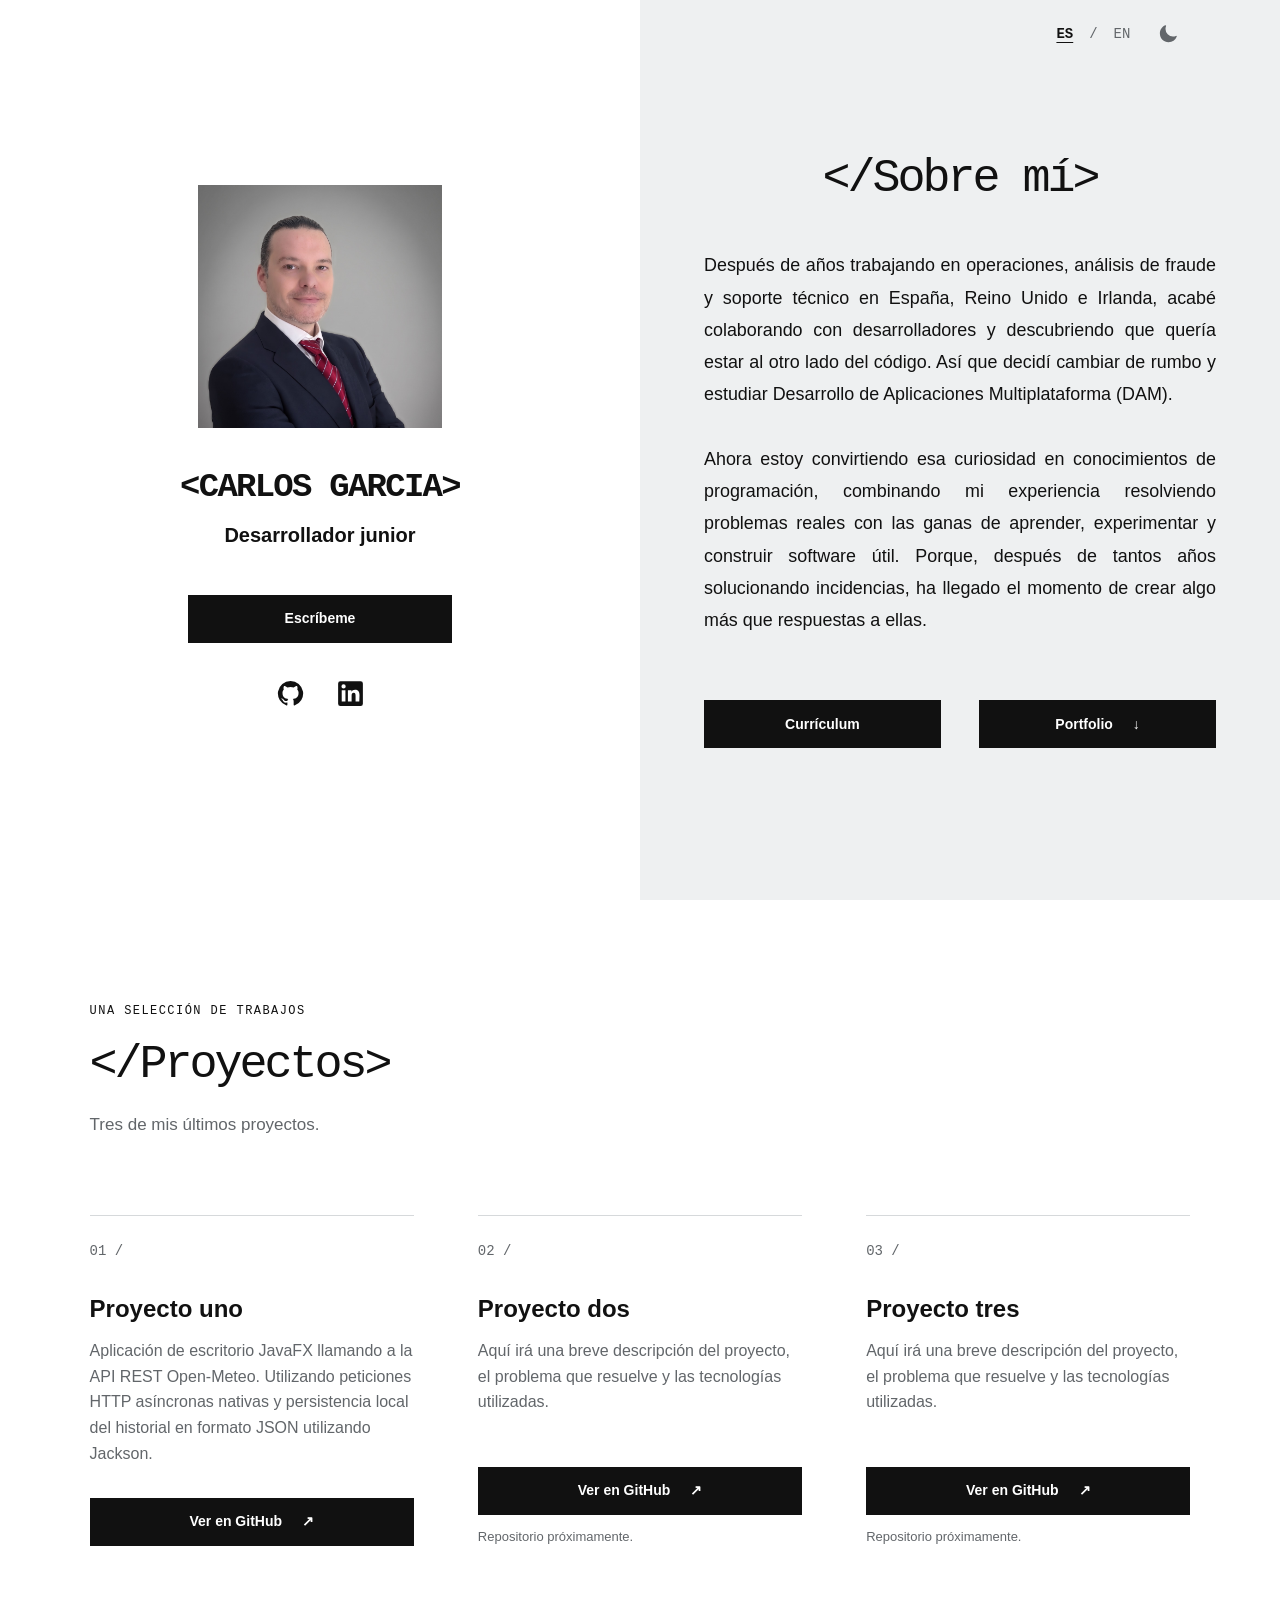
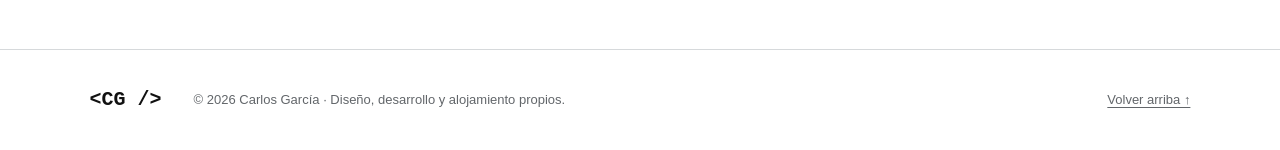
<file: index.html>
<!doctype html>
<html lang="es" data-lang="es">
  <head>
    <meta charset="utf-8">
    <meta name="viewport" content="width=device-width, initial-scale=1">
    <meta name="description" content="Portfolio personal de Carlos Garcia. Una primera selección de proyectos y un currículum online." data-i18n-content="homeDescription">
    <title data-i18n="homeTitle">Carlos Garcia | Portfolio</title>
    <link rel="stylesheet" href="css/styles.css">
    <script src="js/language.js" defer></script>
    <script src="js/language-controls.js" defer></script>
  </head>
  <body>
    <a class="skip-link" href="#main-content" data-i18n="skipContent">Saltar al contenido</a>
    <div class="language-bar" hidden>
      <div class="language-control" role="group" aria-label="Idioma" data-i18n-aria-label="languageLabel">
        <button class="language-link" type="button" data-language="es" aria-label="Español" data-i18n-aria-label="spanish" aria-pressed="true">ES</button>
        <span class="language-divider" aria-hidden="true">/</span>
        <button class="language-link" type="button" data-language="en" aria-label="Inglés" data-i18n-aria-label="english" aria-pressed="false">EN</button>
        <select id="language-select" name="language" hidden aria-label="Idioma" data-i18n-aria-label="languageLabel">
          <option value="es" data-i18n="spanish" selected>Español</option>
          <option value="en" data-i18n="english">Inglés</option>
        </select>
        <!-- Botón de Tema (Sol / Luna - Matrix) -->
        <button class="theme-toggle" type="button" aria-label="Cambiar tema" data-i18n-aria-label="themeToggle" id="theme-toggle">
          <svg class="sun-icon" viewBox="0 0 24 24" aria-hidden="true"><path d="M12 2.25a.75.75 0 01.75.75v2.25a.75.75 0 01-1.5 0V3a.75.75 0 01.75-.75zM7.5 12a4.5 4.5 0 119 0 4.5 4.5 0 01-9 0zM18.894 6.166a.75.75 0 00-1.06-1.06l-1.591 1.59a.75.75 0 101.06 1.061l1.591-1.59zM21.75 12a.75.75 0 01-.75.75h-2.25a.75.75 0 010-1.5H21a.75.75 0 01.75.75zM17.834 18.894a.75.75 0 001.06-1.06l-1.59-1.591a.75.75 0 10-1.061 1.06l1.59 1.591zM12 18.75a.75.75 0 01.75.75V21.75a.75.75 0 01-1.5 0V19.5a.75.75 0 01.75-.75zM6.166 18.894a.75.75 0 01-1.06 1.06l-1.591-1.59a.75.75 0 111.06-1.061l1.591 1.59zM4.5 12a.75.75 0 01-.75.75H1.5a.75.75 0 010-1.5h2.25a.75.75 0 01.75.75zM6.166 5.106a.75.75 0 011.06 1.06L5.634 7.758a.75.75 0 11-1.06-1.061l1.592-1.59z"/></svg>
          <svg class="moon-icon" viewBox="0 0 24 24" aria-hidden="true"><path d="M9.528 1.718a.75.75 0 01.162.819A8.97 8.97 0 009 6a9 9 0 009 9 8.97 8.97 0 003.463-.69.75.75 0 01.981.98 10.503 10.503 0 01-9.694 6.46c-5.799 0-10.5-4.701-10.5-10.5 0-4.368 2.667-8.112 6.46-9.694a.75.75 0 01.818.162z"/></svg>
        </button>
      </div>
    </div>
    <main id="main-content">
      <section class="hero" aria-label="Presentación" data-i18n-aria-label="introduction">
        <div class="identity-panel">
          <img class="avatar" src="images/carlos.jpg" alt="Fotografía de Carlos García" data-i18n-alt="avatarAlt" width="264" height="264">
          <h1 class="identity-name">&lt;CARLOS GARCIA&gt;</h1>
          <p class="identity-role" data-i18n="role">Desarrollador junior</p>
          <div class="contact-actions">
            <a class="button" href="mailto:garciasanchezinfante@gmail.com" data-i18n="email">Escríbeme</a>
            <div class="social-links" aria-label="Perfiles sociales" data-i18n-aria-label="socialProfiles">
              <a class="social-link" href="https://github.com/carlosgsi-dev" target="_blank" rel="noopener noreferrer" aria-label="GitHub" title="GitHub">
                <svg viewBox="0 0 24 24" aria-hidden="true"><path d="M12 .8a11.2 11.2 0 0 0-3.54 21.83c.56.1.77-.24.77-.54v-2.09c-3.12.68-3.78-1.32-3.78-1.32-.51-1.29-1.24-1.63-1.24-1.63-1.02-.7.08-.69.08-.69 1.13.08 1.73 1.16 1.73 1.16 1 1.72 2.63 1.22 3.27.93.1-.73.39-1.22.71-1.5-2.49-.29-5.11-1.25-5.11-5.54 0-1.22.43-2.22 1.15-3-.12-.28-.5-1.42.11-2.96 0 0 .94-.3 3.08 1.15a10.72 10.72 0 0 1 5.6 0c2.14-1.45 3.08-1.15 3.08-1.15.61 1.54.23 2.68.11 2.97.72.77 1.15 1.77 1.15 2.99 0 4.3-2.62 5.25-5.12 5.53.4.35.76 1.03.76 2.08v3.07c0 .3.2.65.77.54A11.2 11.2 0 0 0 12 .8Z"/></svg>
              </a>
              <a class="social-link" href="https://linkedin.com/in/carlosgsi" target="_blank" rel="noopener noreferrer" aria-label="LinkedIn" title="LinkedIn">
                <svg viewBox="0 0 24 24" aria-hidden="true"><path d="M21 1H3a2 2 0 0 0-2 2v18a2 2 0 0 0 2 2h18a2 2 0 0 0 2-2V3a2 2 0 0 0-2-2ZM7.5 19H4.2V9h3.3ZM5.85 7.6a1.9 1.9 0 1 1 0-3.8 1.9 1.9 0 0 1 0 3.8ZM19.8 19h-3.3v-4.9c0-1.17-.02-2.67-1.63-2.67-1.63 0-1.88 1.27-1.88 2.58V19h-3.3V9h3.17v1.37h.04c.44-.83 1.52-1.71 3.13-1.71 3.35 0 3.97 2.2 3.97 5.07Z"/></svg>
              </a>
            </div>
          </div>
        </div>
      <div class="about-panel">
          <div class="about-content">
            <h2 class="code-heading" data-i18n="aboutHeading">&lt;/Sobre mí&gt;</h2>
            <p class="intro-copy" data-i18n="aboutCopy">Después de años trabajando en operaciones, análisis de fraude y soporte técnico en España, Reino Unido e Irlanda, acabé colaborando con desarrolladores y descubriendo que quería estar al otro lado del código. Así que decidí cambiar de rumbo y estudiar Desarrollo de Aplicaciones Multiplataforma (DAM). Ahora estoy convirtiendo esa curiosidad en conocimientos de programación, combinando mi experiencia resolviendo problemas reales con las ganas de aprender, experimentar y construir software útil. Porque, después de tantos años solucionando incidencias, ha llegado el momento de crear algo más que respuestas a ellas.</p>
            <nav class="hero-actions" aria-label="Explorar el portfolio" data-i18n-aria-label="explorePortfolio">
              <a class="button" href="cv.html" data-i18n="curriculum">Currículum</a>
              <a class="button" href="#projects"><span data-i18n="portfolio">Portfolio</span> <span aria-hidden="true">↓</span></a>
            </nav>
          </div>
        </div>
      </section>

      <section class="projects-section page-container" id="projects" aria-labelledby="projects-heading">
        <header class="section-header">
          <p class="eyebrow" data-i18n="projectsEyebrow">Una selección de trabajos</p>
          <h2 class="code-heading" id="projects-heading" data-i18n="projectsHeading">&lt;/Proyectos&gt;</h2>
          <p data-i18n="projectsIntro">Tres de mis últimos proyectos.</p>
        </header>
        <div class="project-grid">
          <article class="project">
            <span class="project-number" aria-hidden="true">01 /</span>
            <h3 data-i18n="projectOne">Proyecto uno</h3>
            <p data-i18n="project1Description">Aplicación de escritorio JavaFX llamando a la API REST Open-Meteo. Utilizando peticiones HTTP asíncronas nativas y persistencia local del historial en formato JSON utilizando Jackson.</p>
            <a href="https://github.com/carlosgsi-dev/visor-tiempo" class="button" target="_blank" rel="noopener noreferrer">
            <span data-i18n="viewRepository">Ver en GitHub</span> <span aria-hidden="true">↗</span></a>
          </article>
          <article class="project">
            <span class="project-number" aria-hidden="true">02 /</span>
            <h3 data-i18n="projectTwo">Proyecto dos</h3>
            <p data-i18n="project2Description">Aquí irá una breve descripción del proyecto, el problema que resuelve y las tecnologías utilizadas.</p>
            <button class="button" type="button" disabled><span data-i18n="viewRepository">Ver en GitHub</span> <span aria-hidden="true">↗</span></button>
            <small class="pending-note" data-i18n="repositoryPending">Repositorio próximamente.</small>
          </article>
          <article class="project">
            <span class="project-number" aria-hidden="true">03 /</span>
            <h3 data-i18n="projectThree">Proyecto tres</h3>
            <p data-i18n="project3Description">Aquí irá una breve descripción del proyecto, el problema que resuelve y las tecnologías utilizadas.</p>
            <button class="button" type="button" disabled><span data-i18n="viewRepository">Ver en GitHub</span> <span aria-hidden="true">↗</span></button>
            <small class="pending-note" data-i18n="repositoryPending">Repositorio próximamente.</small>
          </article>
        </div>
      </section>
    </main>
    <footer class="site-footer page-container">
      <span class="footer-name">&lt;CG /&gt;</span>
      <span data-i18n="portfolioFooter">© 2026 Carlos García · Diseño, desarrollo y alojamiento propios.</span>
      <a href="#main-content" data-i18n="backToTop">Volver arriba ↑</a>
    </footer>
  </body>
</html>
</file>
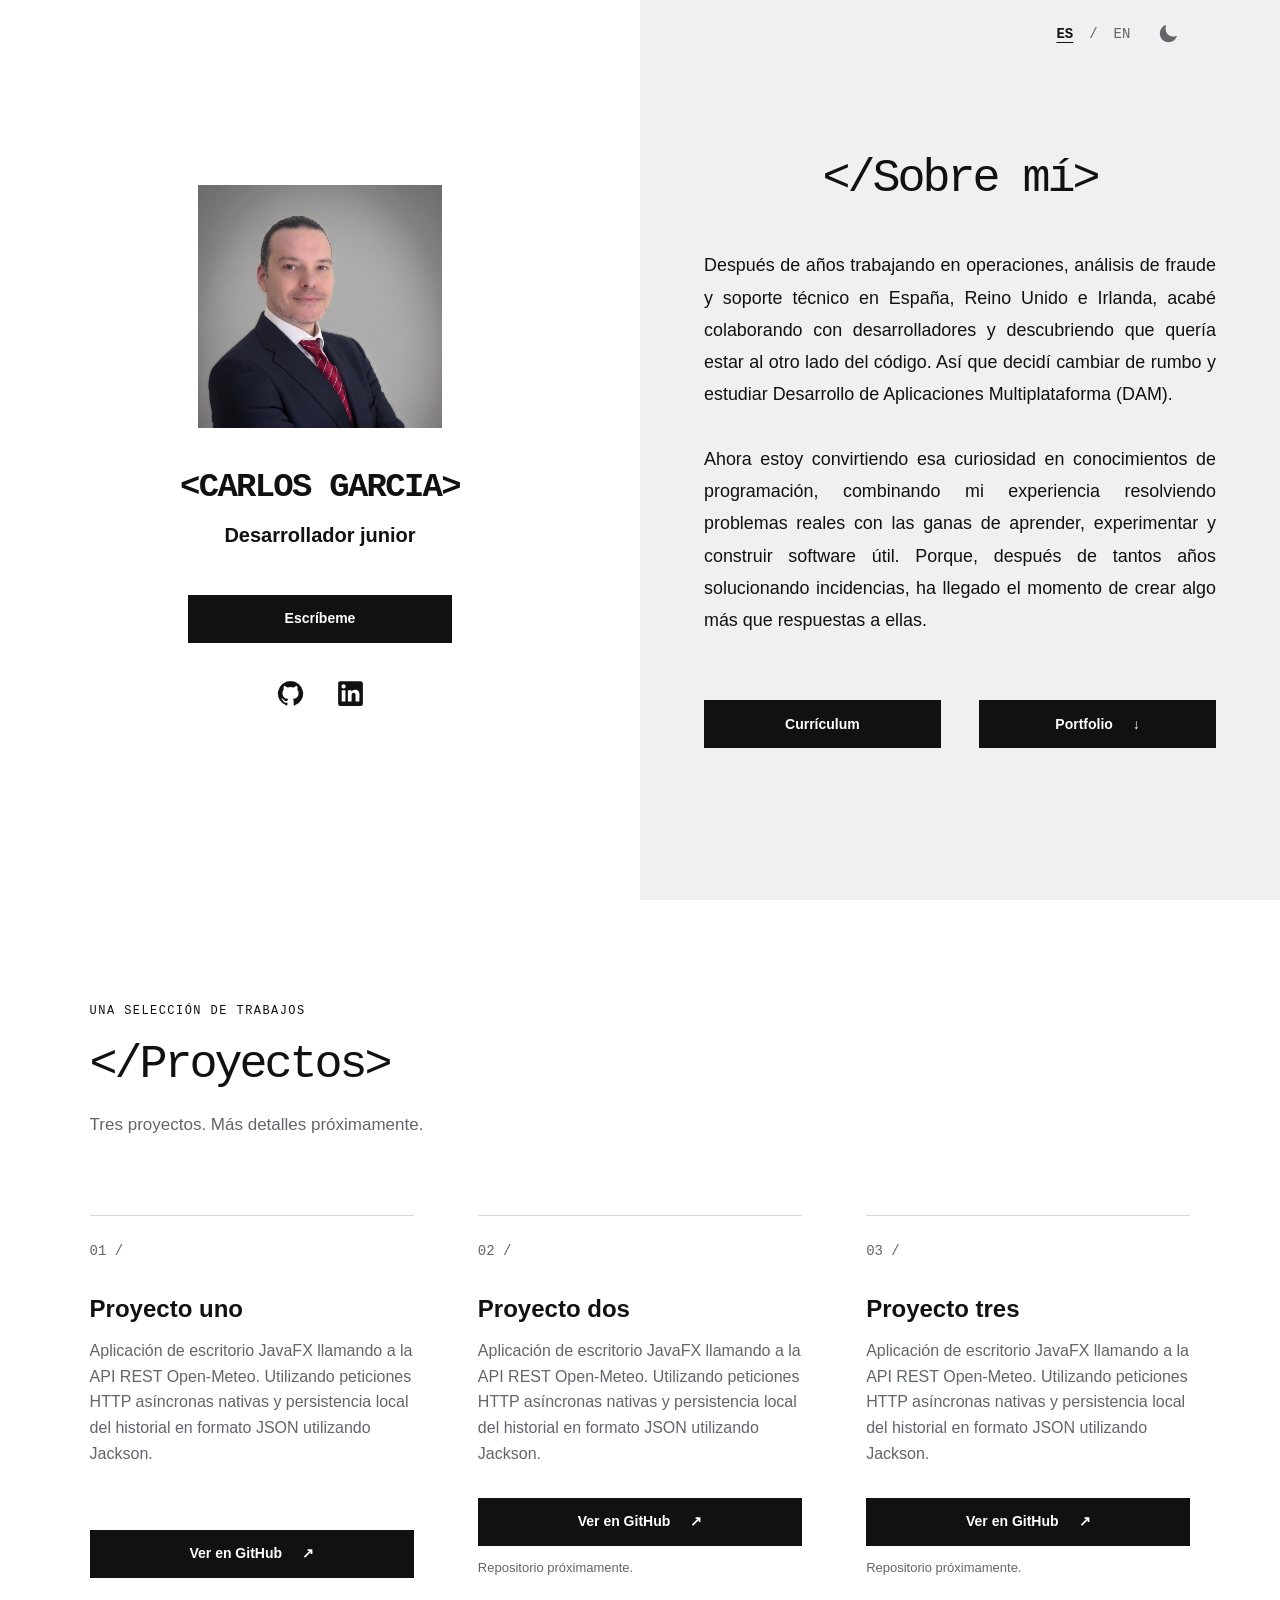
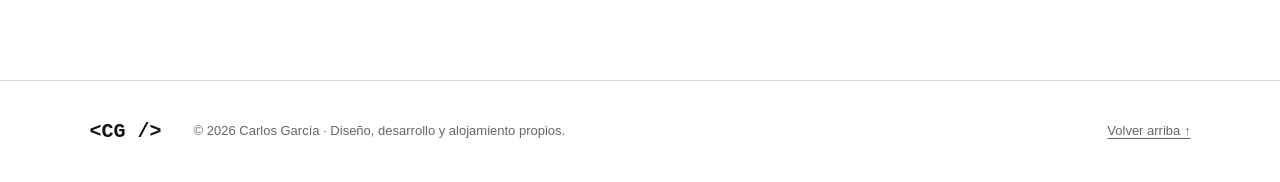
<file: carlosgsidev/index.html>
<!doctype html>
<html lang="es" data-lang="es">
  <head>
    <meta charset="utf-8">
    <meta name="viewport" content="width=device-width, initial-scale=1">
    <meta name="description" content="Portfolio personal de Carlos Garcia. Una primera selección de proyectos y un currículum online." data-i18n-content="homeDescription">
    <title data-i18n="homeTitle">Carlos Garcia | Portfolio</title>
    <link rel="stylesheet" href="css/styles.css">
    <script src="js/language.js" defer></script>
    <script src="js/language-controls.js" defer></script>
  </head>
  <body>
    <a class="skip-link" href="#main-content" data-i18n="skipContent">Saltar al contenido</a>
    <div class="language-bar" hidden>
      <div class="language-control" role="group" aria-label="Idioma" data-i18n-aria-label="languageLabel">
        <button class="language-link" type="button" data-language="es" aria-label="Español" data-i18n-aria-label="spanish" aria-pressed="true">ES</button>
        <span class="language-divider" aria-hidden="true">/</span>
        <button class="language-link" type="button" data-language="en" aria-label="Inglés" data-i18n-aria-label="english" aria-pressed="false">EN</button>
        <select id="language-select" name="language" hidden aria-label="Idioma" data-i18n-aria-label="languageLabel">
          <option value="es" data-i18n="spanish" selected>Español</option>
          <option value="en" data-i18n="english">Inglés</option>
        </select>
        <!-- Botón de Tema (Sol / Luna - Matrix) -->
        <button class="theme-toggle" type="button" aria-label="Cambiar tema" data-i18n-aria-label="themeToggle" id="theme-toggle">
          <svg class="sun-icon" viewBox="0 0 24 24" aria-hidden="true"><path d="M12 2.25a.75.75 0 01.75.75v2.25a.75.75 0 01-1.5 0V3a.75.75 0 01.75-.75zM7.5 12a4.5 4.5 0 119 0 4.5 4.5 0 01-9 0zM18.894 6.166a.75.75 0 00-1.06-1.06l-1.591 1.59a.75.75 0 101.06 1.061l1.591-1.59zM21.75 12a.75.75 0 01-.75.75h-2.25a.75.75 0 010-1.5H21a.75.75 0 01.75.75zM17.834 18.894a.75.75 0 001.06-1.06l-1.59-1.591a.75.75 0 10-1.061 1.06l1.59 1.591zM12 18.75a.75.75 0 01.75.75V21.75a.75.75 0 01-1.5 0V19.5a.75.75 0 01.75-.75zM6.166 18.894a.75.75 0 01-1.06 1.06l-1.591-1.59a.75.75 0 111.06-1.061l1.591 1.59zM4.5 12a.75.75 0 01-.75.75H1.5a.75.75 0 010-1.5h2.25a.75.75 0 01.75.75zM6.166 5.106a.75.75 0 011.06 1.06L5.634 7.758a.75.75 0 11-1.06-1.061l1.592-1.59z"/></svg>
          <svg class="moon-icon" viewBox="0 0 24 24" aria-hidden="true"><path d="M9.528 1.718a.75.75 0 01.162.819A8.97 8.97 0 009 6a9 9 0 009 9 8.97 8.97 0 003.463-.69.75.75 0 01.981.98 10.503 10.503 0 01-9.694 6.46c-5.799 0-10.5-4.701-10.5-10.5 0-4.368 2.667-8.112 6.46-9.694a.75.75 0 01.818.162z"/></svg>
        </button>
      </div>
    </div>
    <main id="main-content">
      <section class="hero" aria-label="Presentación" data-i18n-aria-label="introduction">
        <div class="identity-panel">
          <img class="avatar" src="assets/images/carlos.jpg" alt="Fotografía de Carlos García" data-i18n-alt="avatarAlt" width="264" height="264">
          <h1 class="identity-name">&lt;CARLOS GARCIA&gt;</h1>
          <p class="identity-role" data-i18n="role">Desarrollador junior</p>
          <div class="contact-actions">
            <a class="button" href="mailto:garciasanchezinfante@gmail.com" data-i18n="email">Escríbeme</a>
            <div class="social-links" aria-label="Perfiles sociales" data-i18n-aria-label="socialProfiles">
              <a class="social-link" href="https://github.com/carlosgsi-dev" target="_blank" rel="noopener noreferrer" aria-label="GitHub" title="GitHub">
                <svg viewBox="0 0 24 24" aria-hidden="true"><path d="M12 .8a11.2 11.2 0 0 0-3.54 21.83c.56.1.77-.24.77-.54v-2.09c-3.12.68-3.78-1.32-3.78-1.32-.51-1.29-1.24-1.63-1.24-1.63-1.02-.7.08-.69.08-.69 1.13.08 1.73 1.16 1.73 1.16 1 1.72 2.63 1.22 3.27.93.1-.73.39-1.22.71-1.5-2.49-.29-5.11-1.25-5.11-5.54 0-1.22.43-2.22 1.15-3-.12-.28-.5-1.42.11-2.96 0 0 .94-.3 3.08 1.15a10.72 10.72 0 0 1 5.6 0c2.14-1.45 3.08-1.15 3.08-1.15.61 1.54.23 2.68.11 2.97.72.77 1.15 1.77 1.15 2.99 0 4.3-2.62 5.25-5.12 5.53.4.35.76 1.03.76 2.08v3.07c0 .3.2.65.77.54A11.2 11.2 0 0 0 12 .8Z"/></svg>
              </a>
              <a class="social-link" href="https://linkedin.com/in/carlosgsi" target="_blank" rel="noopener noreferrer" aria-label="LinkedIn" title="LinkedIn">
                <svg viewBox="0 0 24 24" aria-hidden="true"><path d="M21 1H3a2 2 0 0 0-2 2v18a2 2 0 0 0 2 2h18a2 2 0 0 0 2-2V3a2 2 0 0 0-2-2ZM7.5 19H4.2V9h3.3ZM5.85 7.6a1.9 1.9 0 1 1 0-3.8 1.9 1.9 0 0 1 0 3.8ZM19.8 19h-3.3v-4.9c0-1.17-.02-2.67-1.63-2.67-1.63 0-1.88 1.27-1.88 2.58V19h-3.3V9h3.17v1.37h.04c.44-.83 1.52-1.71 3.13-1.71 3.35 0 3.97 2.2 3.97 5.07Z"/></svg>
              </a>
            </div>
          </div>
       </div>
       <div class="about-panel">
          <div class="about-content">
            <h2 class="code-heading" data-i18n="aboutHeading">&lt;/Sobre mí&gt;</h2>
            <p class="intro-copy" data-i18n="aboutCopy">Después de años trabajando en operaciones, análisis de fraude y soporte técnico en España, Reino Unido e Irlanda, acabé colaborando con desarrolladores y descubriendo que quería estar al otro lado del código. Así que decidí cambiar de rumbo y estudiar Desarrollo de Aplicaciones Multiplataforma (DAM). Ahora estoy convirtiendo esa curiosidad en conocimientos de programación, combinando mi experiencia resolviendo problemas reales con las ganas de aprender, experimentar y construir software útil. Porque, después de tantos años solucionando incidencias, ha llegado el momento de crear algo más que respuestas a ellas.</p>
            <nav class="hero-actions" aria-label="Explorar el portfolio" data-i18n-aria-label="explorePortfolio">
              <a class="button" href="cv.html" data-i18n="curriculum">Currículum</a>
              <a class="button" href="#projects"><span data-i18n="portfolio">Portfolio</span> <span aria-hidden="true">↓</span></a>
            </nav>
          </div>
        </div>
      </section>

      <section class="projects-section page-container" id="projects" aria-labelledby="projects-heading">
        <header class="section-header">
          <p class="eyebrow" data-i18n="projectsEyebrow">Una selección de trabajos</p>
          <h2 class="code-heading" id="projects-heading" data-i18n="projectsHeading">&lt;/Proyectos&gt;</h2>
          <p data-i18n="projectsIntro">Tres proyectos de los que estoy orgulloso.</p>
        </header>
        <div class="project-grid">
          <article class="project">
            <span class="project-number" aria-hidden="true">01 /</span>
            <h3 data-i18n="projectOne">Proyecto uno</h3>
            <p data-i18n="project1Description">Aplicación de escritorio JavaFX llamando a la API REST Open-Meteo. Utilizando peticiones HTTP asíncronas nativas y persistencia local del historial en formato JSON utilizando Jackson.</p>
			<a href="https://github.com/carlosgsi-dev/visor-tiempo" class="button" target="_blank" rel="noopener noreferrer">
      		<span data-i18n="viewRepository">Ver en GitHub</span> <span aria-hidden="true">↗</span></a>
          </article>
          <article class="project">
            <span class="project-number" aria-hidden="true">02 /</span>
            <h3 data-i18n="projectTwo">Proyecto dos</h3>
            <p data-i18n="project2Description">Aquí irá una breve descripción del proyecto, el problema que resuelve y las tecnologías utilizadas.</p>
            <button class="button" type="button" disabled><span data-i18n="viewRepository">Ver en GitHub</span> <span aria-hidden="true">↗</span></button>
            <small class="pending-note" data-i18n="repositoryPending">Repositorio próximamente.</small>
          </article>
          <article class="project">
            <span class="project-number" aria-hidden="true">03 /</span>
            <h3 data-i18n="projectThree">Proyecto tres</h3>
            <p data-i18n="project3Description">Aquí irá una breve descripción del proyecto, el problema que resuelve y las tecnologías utilizadas.</p>
            <button class="button" type="button" disabled><span data-i18n="viewRepository">Ver en GitHub</span> <span aria-hidden="true">↗</span></button>
            <small class="pending-note" data-i18n="repositoryPending">Repositorio próximamente.</small>
          </article>
        </div>
      </section>
    </main>
    <footer class="site-footer page-container">
      <span class="footer-name">&lt;CG /&gt;</span>
      <span data-i18n="portfolioFooter">© 2026 Carlos García · Diseño, desarrollo y alojamiento propios.</span>
      <a href="#main-content" data-i18n="backToTop">Volver arriba ↑</a>
    </footer>
  </body>
</html>
</file>
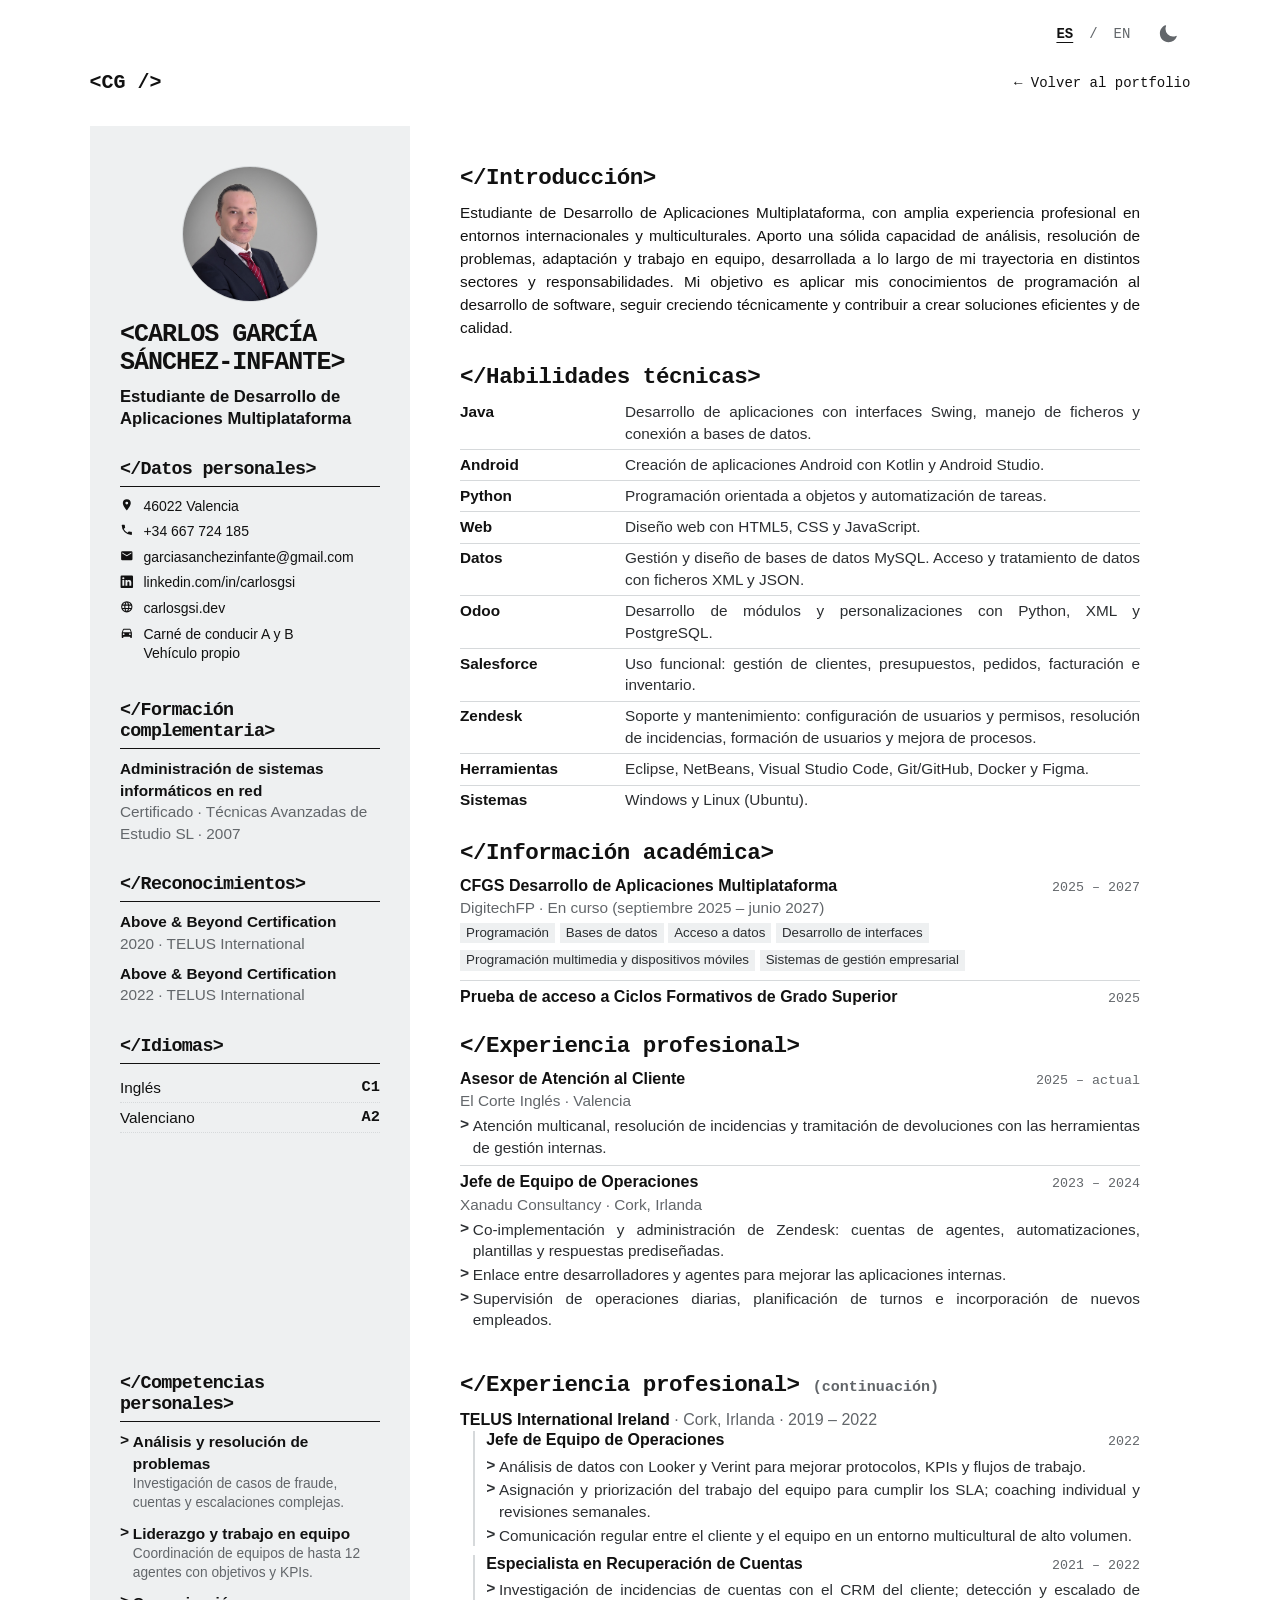
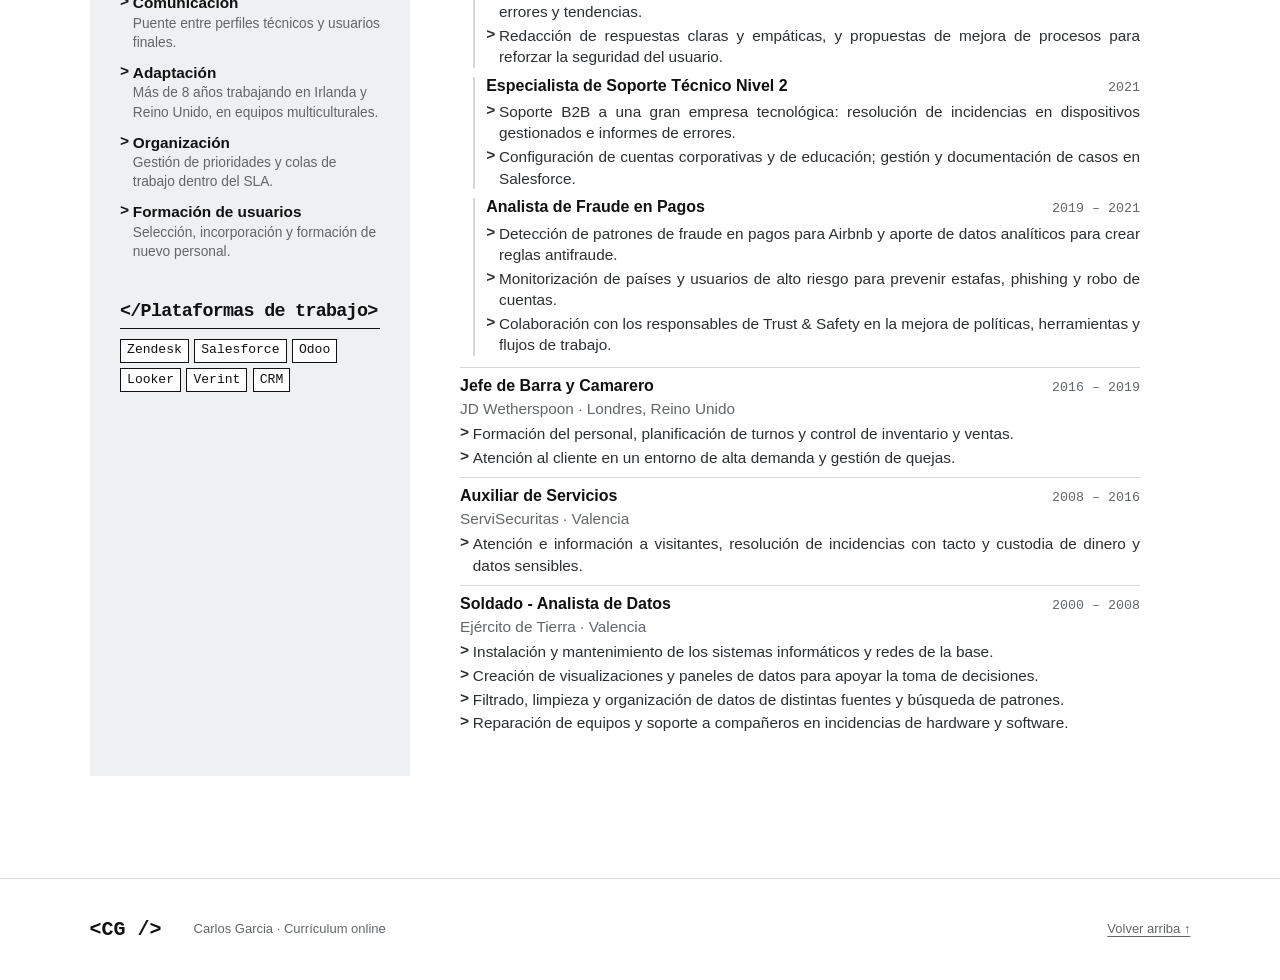
<file: cv.html>
<!doctype html>
<html lang="es" data-lang="es">
  <head>
    <meta charset="utf-8">
    <meta name="viewport" content="width=device-width, initial-scale=1">
    <meta name="description" content="Currículum de Carlos García Sánchez-Infante, estudiante de Desarrollo de Aplicaciones Multiplataforma." data-i18n-content="cvDescription">
    <title data-i18n="cvTitle">Carlos García Sánchez-Infante | Currículum</title>
    <link rel="stylesheet" href="css/styles.css">
    <script src="js/language.js" defer></script>
    <script src="js/language-controls.js" defer></script>
  </head>
  <body>
    <a class="skip-link" href="#main-content" data-i18n="skipContent">Saltar al contenido</a>
    <div class="language-bar" hidden>
      <div class="language-control" role="group" aria-label="Idioma" data-i18n-aria-label="languageLabel">
        <button class="language-link" type="button" data-language="es" aria-label="Español" data-i18n-aria-label="spanish" aria-pressed="true">ES</button>
        <span class="language-divider" aria-hidden="true">/</span>
        <button class="language-link" type="button" data-language="en" aria-label="Inglés" data-i18n-aria-label="english" aria-pressed="false">EN</button>
        <select id="language-select" name="language" hidden aria-label="Idioma" data-i18n-aria-label="languageLabel">
          <option value="es" data-i18n="spanish" selected>Español</option>
          <option value="en" data-i18n="english">Inglés</option>
        </select>
        <!-- Botón de Tema (Sol / Luna - Modo Matrix) -->
        <button class="theme-toggle" type="button" aria-label="Cambiar tema" data-i18n-aria-label="themeToggle" id="theme-toggle">
          <svg class="sun-icon" viewBox="0 0 24 24" aria-hidden="true"><path d="M12 2.25a.75.75 0 01.75.75v2.25a.75.75 0 01-1.5 0V3a.75.75 0 01.75-.75zM7.5 12a4.5 4.5 0 119 0 4.5 4.5 0 01-9 0zM18.894 6.166a.75.75 0 00-1.06-1.06l-1.591 1.59a.75.75 0 101.06 1.061l1.591-1.59zM21.75 12a.75.75 0 01-.75.75h-2.25a.75.75 0 010-1.5H21a.75.75 0 01.75.75zM17.834 18.894a.75.75 0 001.06-1.06l-1.59-1.591a.75.75 0 10-1.061 1.06l1.59 1.591zM12 18.75a.75.75 0 01.75.75V21.75a.75.75 0 01-1.5 0V19.5a.75.75 0 01.75-.75zM6.166 18.894a.75.75 0 01-1.06 1.06l-1.591-1.59a.75.75 0 111.06-1.061l1.591 1.59zM4.5 12a.75.75 0 01-.75.75H1.5a.75.75 0 010-1.5h2.25a.75.75 0 01.75.75zM6.166 5.106a.75.75 0 011.06 1.06L5.634 7.758a.75.75 0 11-1.06-1.061l1.592-1.59z"/></svg>
          <svg class="moon-icon" viewBox="0 0 24 24" aria-hidden="true"><path d="M9.528 1.718a.75.75 0 01.162.819A8.97 8.97 0 009 6a9 9 0 009 9 8.97 8.97 0 003.463-.69.75.75 0 01.981.98 10.503 10.503 0 01-9.694 6.46c-5.799 0-10.5-4.701-10.5-10.5 0-4.368 2.667-8.112 6.46-9.694a.75.75 0 01.818.162z"/></svg>
        </button>
      </div>
    </div>

    <header class="cv-header page-container">
      <a class="wordmark" href="index.html" aria-label="Carlos Garcia — inicio" data-i18n-aria-label="homeLink">&lt;CG /&gt;</a>
      <a class="text-link" href="index.html" data-i18n="backToPortfolio">← Volver al portfolio</a>
    </header>

    <main id="main-content" class="cv-document">
      <!-- ===================== SECCIÓN 1 ===================== -->
      <article class="cv" aria-label="Currículum, parte 1">
        <aside class="sidebar">
          <header>
            <!-- FOTO: avatar-placeholder o carlos.jpg -->
            <div class="photo">
              <img src="images/carlos.jpg" alt="Carlos García Sánchez-Infante" data-i18n-alt="avatarAlt">
            </div>
            <h1 class="identity-name">&lt;CARLOS GARCÍA<br><span style="white-space:nowrap">SÁNCHEZ-INFANTE&gt;</span></h1>
            <p class="identity-role"><span data-l="es">Estudiante de Desarrollo de Aplicaciones Multiplataforma</span><span data-l="en">Cross-Platform Application Development Student</span></p>
          </header>

          <section>
            <h2 class="side-heading"><span data-l="es">&lt;/Datos personales&gt;</span><span data-l="en">&lt;/Personal details&gt;</span></h2>
            <ul class="contact">
              <li><svg viewBox="0 0 24 24" aria-hidden="true"><path d="M12 2a7 7 0 0 0-7 7c0 5.25 7 13 7 13s7-7.75 7-13a7 7 0 0 0-7-7Zm0 9.5A2.5 2.5 0 1 1 12 6.5a2.5 2.5 0 0 1 0 5Z"/></svg><span><span data-l="es">46022 Valencia</span><span data-l="en">46022 Valencia, Spain</span></span></li>
              <li><svg viewBox="0 0 24 24" aria-hidden="true"><path d="M6.6 10.8a15.1 15.1 0 0 0 6.6 6.6l2.2-2.2a1 1 0 0 1 1-.25 11.4 11.4 0 0 0 3.6.57 1 1 0 0 1 1 1V20a1 1 0 0 1-1 1A17 17 0 0 1 3 4a1 1 0 0 1 1-1h3.5a1 1 0 0 1 1 1c0 1.25.2 2.45.57 3.57a1 1 0 0 1-.25 1Z"/></svg><a href="tel:+34667724185">+34 667 724 185</a></li>
              <li><svg viewBox="0 0 24 24" aria-hidden="true"><path d="M20 4H4a2 2 0 0 0-2 2v12a2 2 0 0 0 2 2h16a2 2 0 0 0 2-2V6a2 2 0 0 0-2-2Zm0 4-8 5-8-5V6l8 5 8-5Z"/></svg><a href="mailto:garciasanchezinfante@gmail.com">garciasanchezinfante@gmail.com</a></li>
              <li><svg viewBox="0 0 24 24" aria-hidden="true"><path d="M21 1H3a2 2 0 0 0-2 2v18a2 2 0 0 0 2 2h18a2 2 0 0 0 2-2V3a2 2 0 0 0-2-2ZM7.5 19H4.2V9h3.3ZM5.85 7.6a1.9 1.9 0 1 1 0-3.8 1.9 1.9 0 0 1 0 3.8ZM19.8 19h-3.3v-4.9c0-1.170-.02-2.670-1.630-2.670-1.630 0-1.880 1.270-1.880 2.580V19h-3.3V9h3.170v1.370h.04c.44-.83 1.520-1.710 3.130-1.710 3.350 0 3.970 2.200 3.970 5.070Z"/></svg><a href="https://www.linkedin.com/in/carlosgsi" target="_blank" rel="noopener noreferrer">linkedin.com/in/carlosgsi</a></li>
              <li><svg viewBox="0 0 24 24" aria-hidden="true"><path d="M12 2a10 10 0 1 0 0 20 10 10 0 0 0 0-20Zm6.9 6h-2.95a15.6 15.6 0 0 0-1.38-3.56A8.03 8.03 0 0 1 18.9 8ZM12 4.04A14 14 0 0 1 13.9 8h-3.8A14 14 0 0 1 12 4.04ZM4.26 14a8.2 8.2 0 0 1 0-4h3.38a16.5 16.5 0 0 0 0 4Zm.84 2h2.95a15.6 15.6 0 0 0 1.38 3.56A8 8 0 0 1 5.1 16Zm2.95-8H5.1a8 8 0 0 1 4.33-3.56A15.6 15.6 0 0 0 8.05 8ZM12 19.96A14 14 0 0 1 10.1 16h3.8A14 14 0 0 1 12 19.96ZM14.34 14H9.660a14.7 14.7 0 0 1 0-4h4.680a14.7 14.7 0 0 1 0 4Zm.24 5.56A15.6 15.6 0 0 0 15.95 16h2.950a8.030 8.030 0 0 1-4.320 3.560ZM16.36 14a16.5 16.5 0 0 0 0-4h3.38a8.2 8.2 0 0 1 0 4Z"/></svg><a href="https://carlosgsi.dev" target="_blank" rel="noopener noreferrer">carlosgsi.dev</a></li>
              <li><svg viewBox="0 0 24 24" aria-hidden="true"><path d="M18.9 6a1.5 1.5 0 0 0-1.4-1h-11a1.5 1.5 0 0 0-1.4 1L3 12v8a1 1 0 0 0 1 1h1a1 1 0 0 0 1-1v-1h12v1a1 1 0 0 0 1 1h1a1 1 0 0 0 1-1v-8ZM6.5 16a1.5 1.5 0 1 1 0-3 1.5 1.5 0 0 1 0 3Zm11 0a1.5 1.5 0 1 1 0-3 1.5 1.5 0 0 1 0 3ZM5 11l1.5-4.5h11L19 11Z"/></svg><span><span data-l="es">Carné de conducir A y B<br>Vehículo propio</span><span data-l="en">Driving licence A and B<br>Own vehicle</span></span></li>
            </ul>
          </section>

          <section>
            <h2 class="side-heading"><span data-l="es">&lt;/Formación complementaria&gt;</span><span data-l="en">&lt;/Additional training&gt;</span></h2>
            <div class="side-item">
              <strong><span data-l="es">Administración de sistemas informáticos en red</span><span data-l="en">Network Computer Systems Administration</span></strong>
              <span><span data-l="es">Certificado</span><span data-l="en">Certificate</span> · Técnicas Avanzadas de Estudio SL · 2007</span>
            </div>
          </section>

          <section>
            <h2 class="side-heading"><span data-l="es">&lt;/Reconocimientos&gt;</span><span data-l="en">&lt;/Awards&gt;</span></h2>
            <div class="side-item"><strong>Above &amp; Beyond Certification</strong><span>2020 · TELUS International</span></div>
            <div class="side-item"><strong>Above &amp; Beyond Certification</strong><span>2022 · TELUS International</span></div>
          </section>

          <section>
            <h2 class="side-heading"><span data-l="es">&lt;/Idiomas&gt;</span><span data-l="en">&lt;/Languages&gt;</span></h2>
            <p class="lang"><span><span data-l="es">Inglés</span><span data-l="en">English</span></span><b>C1</b></p>
            <p class="lang"><span><span data-l="es">Valenciano</span><span data-l="en">Valencian</span></span><b>A2</b></p>
          </section>
        </aside>

        <div class="main">
          <section>
            <h2 class="code-heading"><span data-l="es">&lt;/Introducción&gt;</span><span data-l="en">&lt;/About me&gt;</span></h2>
            <p class="intro-copy" data-l="es">Estudiante de Desarrollo de Aplicaciones Multiplataforma, con amplia experiencia profesional en entornos internacionales y multiculturales. Aporto una sólida capacidad de análisis, resolución de problemas, adaptación y trabajo en equipo, desarrollada a lo largo de mi trayectoria en distintos sectores y responsabilidades. Mi objetivo es aplicar mis conocimientos de programación al desarrollo de software, seguir creciendo técnicamente y contribuir a crear soluciones eficientes y de calidad.</p>
            <p class="intro-copy" data-l="en">Cross-Platform Application Development student with extensive professional experience in international and multicultural environments. I bring strong analytical, problem-solving, adaptability and teamwork skills, developed throughout my career across different sectors and responsibilities. My goal is to apply my programming knowledge to software development, keep growing technically and help build efficient, high-quality solutions.</p>
          </section>

          <section>
            <h2 class="code-heading"><span data-l="es">&lt;/Habilidades técnicas&gt;</span><span data-l="en">&lt;/Technical skills&gt;</span></h2>
            <dl class="skills">
              <div><dt>Java</dt><dd><span data-l="es">Desarrollo de aplicaciones con interfaces Swing, manejo de ficheros y conexión a bases de datos.</span><span data-l="en">Desktop applications with Swing interfaces, file handling and database connectivity.</span></dd></div>
              <div><dt>Android</dt><dd><span data-l="es">Creación de aplicaciones Android con Kotlin y Android Studio.</span><span data-l="en">Android app development with Kotlin and Android Studio.</span></dd></div>
              <div><dt>Python</dt><dd><span data-l="es">Programación orientada a objetos y automatización de tareas.</span><span data-l="en">Object-oriented programming and task automation.</span></dd></div>
              <div><dt>Web</dt><dd><span data-l="es">Diseño web con HTML5, CSS y JavaScript.</span><span data-l="en">Web design with HTML5, CSS and JavaScript.</span></dd></div>
              <div><dt><span data-l="es">Datos</span><span data-l="en">Data</span></dt><dd><span data-l="es">Gestión y diseño de bases de datos MySQL. Acceso y tratamiento de datos con ficheros XML y JSON.</span><span data-l="en">MySQL database design and management. Data access and processing with XML and JSON files.</span></dd></div>
              <div><dt>Odoo</dt><dd><span data-l="es">Desarrollo de módulos y personalizaciones con Python, XML y PostgreSQL.</span><span data-l="en">Module development and customisation with Python, XML and PostgreSQL.</span></dd></div>
              <div><dt>Salesforce</dt><dd><span data-l="es">Uso funcional: gestión de clientes, presupuestos, pedidos, facturación e inventario.</span><span data-l="en">Functional use: customer, quote, order, invoicing and inventory management.</span></dd></div>
              <div><dt>Zendesk</dt><dd><span data-l="es">Soporte y mantenimiento: configuración de usuarios y permisos, resolución de incidencias, formación de usuarios y mejora de procesos.</span><span data-l="en">Support and maintenance: user and permission setup, incident resolution, user training and process improvement.</span></dd></div>
              <div><dt><span data-l="es">Herramientas</span><span data-l="en">Tools</span></dt><dd><span data-l="es">Eclipse, NetBeans, Visual Studio Code, Git/GitHub, Docker y Figma.</span><span data-l="en">Eclipse, NetBeans, Visual Studio Code, Git/GitHub, Docker and Figma.</span></dd></div>
              <div><dt><span data-l="es">Sistemas</span><span data-l="en">Systems</span></dt><dd><span data-l="es">Windows y Linux (Ubuntu).</span><span data-l="en">Windows and Linux (Ubuntu).</span></dd></div>
            </dl>
          </section>

          <section>
            <h2 class="code-heading"><span data-l="es">&lt;/Información académica&gt;</span><span data-l="en">&lt;/Education&gt;</span></h2>
            <div class="entry">
              <div class="entry-head"><h3><span data-l="es">CFGS Desarrollo de Aplicaciones Multiplataforma</span><span data-l="en">Higher VET Diploma in Cross-Platform Application Development</span></h3><span class="entry-date">2025 – 2027</span></div>
              <p class="entry-org"><span data-l="es">DigitechFP · En curso (septiembre 2025 – junio 2027)</span><span data-l="en">DigitechFP · In progress (September 2025 – June 2027)</span></p>
              <ul class="modules">
                <li><span data-l="es">Programación</span><span data-l="en">Programming</span></li>
                <li><span data-l="es">Bases de datos</span><span data-l="en">Databases</span></li>
                <li><span data-l="es">Acceso a datos</span><span data-l="en">Data access</span></li>
                <li><span data-l="es">Desarrollo de interfaces</span><span data-l="en">Interface development</span></li>
                <li><span data-l="es">Programación multimedia y dispositivos móviles</span><span data-l="en">Multimedia and mobile programming</span></li>
                <li><span data-l="es">Sistemas de gestión empresarial</span><span data-l="en">Enterprise management systems</span></li>
              </ul>
            </div>
            <div class="entry">
              <div class="entry-head"><h3><span data-l="es">Prueba de acceso a Ciclos Formativos de Grado Superior</span><span data-l="en">Higher VET Entrance Exam</span></h3><span class="entry-date">2025</span></div>
            </div>
          </section>

          <section>
            <h2 class="code-heading"><span data-l="es">&lt;/Experiencia profesional&gt;</span><span data-l="en">&lt;/Work experience&gt;</span></h2>
            <div class="entry">
              <div class="entry-head"><h3><span data-l="es">Asesor de Atención al Cliente</span><span data-l="en">Customer Service Representative</span></h3><span class="entry-date">2025 – <span data-l="es">actual</span><span data-l="en">present</span></span></div>
              <p class="entry-org">El Corte Inglés · Valencia</p>
              <ul>
                <li><span data-l="es">Atención multicanal, resolución de incidencias y tramitación de devoluciones con las herramientas de gestión internas.</span><span data-l="en">Multichannel customer service, incident resolution and returns processing using in-house management tools.</span></li>
              </ul>
            </div>
            <div class="entry">
              <div class="entry-head"><h3><span data-l="es">Jefe de Equipo de Operaciones</span><span data-l="en">Operations Team Lead</span></h3><span class="entry-date">2023 – 2024</span></div>
              <p class="entry-org">Xanadu Consultancy · Cork, <span data-l="es">Irlanda</span><span data-l="en">Ireland</span></p>
              <ul>
                <li><span data-l="es">Co-implementación y administración de Zendesk: cuentas de agentes, automatizaciones, plantillas y respuestas prediseñadas.</span><span data-l="en">Co-implemented and administered Zendesk: agent accounts, automations, templates and macros.</span></li>
                <li><span data-l="es">Enlace entre desarrolladores y agentes para mejorar las aplicaciones internas.</span><span data-l="en">Liaison between developers and agents to improve internal applications.</span></li>
                <li><span data-l="es">Supervisión de operaciones diarias, planificación de turnos e incorporación de nuevos empleados.</span><span data-l="en">Oversaw daily operations, shift planning and onboarding of new hires.</span></li>
              </ul>
            </div>
          </section>
        </div>
      </article>

      <!-- ===================== SECCIÓN 2 ===================== -->
      <article class="cv" aria-label="Currículum, parte 2">
        <aside class="sidebar">
          <section>
            <h2 class="side-heading"><span data-l="es">&lt;/Competencias personales&gt;</span><span data-l="en">&lt;/Soft skills&gt;</span></h2>
            <ul class="soft">
              <li><b><span data-l="es">Análisis y resolución de problemas</span><span data-l="en">Analysis and problem solving</span></b><span><span data-l="es">Investigación de casos de fraude, cuentas y escalaciones complejas.</span><span data-l="en">Investigating fraud, account issues and complex escalations.</span></span></li>
              <li><b><span data-l="es">Liderazgo y trabajo en equipo</span><span data-l="en">Leadership and teamwork</span></b><span><span data-l="es">Coordinación de equipos de hasta 12 agentes con objetivos y KPIs.</span><span data-l="en">Leading teams of up to 12 agents against targets and KPIs.</span></span></li>
              <li><b><span data-l="es">Comunicación</span><span data-l="en">Communication</span></b><span><span data-l="es">Puente entre perfiles técnicos y usuarios finales.</span><span data-l="en">Bridging technical teams and end users.</span></span></li>
              <li><b><span data-l="es">Adaptación</span><span data-l="en">Adaptability</span></b><span><span data-l="es">Más de 8 años trabajando en Irlanda y Reino Unido, en equipos multiculturales.</span><span data-l="en">Over 8 years working in Ireland and the UK in multicultural teams.</span></span></li>
              <li><b><span data-l="es">Organización</span><span data-l="en">Organisation</span></b><span><span data-l="es">Gestión de prioridades y colas de trabajo dentro del SLA.</span><span data-l="en">Prioritising workloads and queues within SLA.</span></span></li>
              <li><b><span data-l="es">Formación de usuarios</span><span data-l="en">User training</span></b><span><span data-l="es">Selección, incorporación y formación de nuevo personal.</span><span data-l="en">Recruiting, onboarding and training new staff.</span></span></li>
            </ul>
          </section>

          <section>
            <h2 class="side-heading"><span data-l="es">&lt;/Plataformas de trabajo&gt;</span><span data-l="en">&lt;/Business platforms&gt;</span></h2>
            <ul class="tags">
              <li>Zendesk</li><li>Salesforce</li><li>Odoo</li><li>Looker</li><li>Verint</li><li>CRM</li>
            </ul>
          </section>
        </aside>

        <div class="main">
          <section>
            <h2 class="code-heading"><span data-l="es">&lt;/Experiencia profesional&gt; <small>(continuación)</small></span><span data-l="en">&lt;/Work experience&gt; <small>(continued)</small></span></h2>

            <p class="group-org" style="border-top:0;margin-top:0;padding-top:0">TELUS International Ireland <span>· Cork, <span data-l="es">Irlanda</span><span data-l="en">Ireland</span> · 2019 – 2022</span></p>
            <div class="entry sub">
              <div class="entry-head"><h3><span data-l="es">Jefe de Equipo de Operaciones</span><span data-l="en">Operations Team Lead</span></h3><span class="entry-date">2022</span></div>
              <ul>
                <li><span data-l="es">Análisis de datos con Looker y Verint para mejorar protocolos, KPIs y flujos de trabajo.</span><span data-l="en">Data analysis with Looker and Verint to improve protocols, KPIs and workflows.</span></li>
                <li><span data-l="es">Asignación y priorización del trabajo del equipo para cumplir los SLA; coaching individual y revisiones semanales.</span><span data-l="en">Assigned and prioritised team workload to meet SLAs; one-to-one coaching and weekly reviews.</span></li>
                <li><span data-l="es">Comunicación regular entre el cliente y el equipo en un entorno multicultural de alto volumen.</span><span data-l="en">Regular communication between the client and the team in a high-volume, multicultural environment.</span></li>
              </ul>
            </div>
            <div class="entry sub">
              <div class="entry-head"><h3><span data-l="es">Especialista en Recuperación de Cuentas</span><span data-l="en">Account Recovery Specialist</span></h3><span class="entry-date">2021 – 2022</span></div>
              <ul>
                <li><span data-l="es">Investigación de incidencias de cuentas con el CRM del cliente; detección y escalado de errores y tendencias.</span><span data-l="en">Investigated account issues in the client's CRM; detected and escalated bugs and trends.</span></li>
                <li><span data-l="es">Redacción de respuestas claras y empáticas, y propuestas de mejora de procesos para reforzar la seguridad del usuario.</span><span data-l="en">Wrote clear, empathetic responses and proposed process improvements to strengthen user security.</span></li>
              </ul>
            </div>
            <div class="entry sub">
              <div class="entry-head"><h3><span data-l="es">Especialista de Soporte Técnico Nivel 2</span><span data-l="en">Tier 2 Technical Support Specialist</span></h3><span class="entry-date">2021</span></div>
              <ul>
                <li><span data-l="es">Soporte B2B a una gran empresa tecnológica: resolución de incidencias en dispositivos gestionados e informes de errores.</span><span data-l="en">B2B support for a major tech company: troubleshooting managed devices and collecting bug reports.</span></li>
                <li><span data-l="es">Configuración de cuentas corporativas y de educación; gestión y documentación de casos en Salesforce.</span><span data-l="en">Set up corporate and education accounts; managed and documented cases in Salesforce.</span></li>
              </ul>
            </div>
            <div class="entry sub">
              <div class="entry-head"><h3><span data-l="es">Analista de Fraude en Pagos</span><span data-l="en">Payments Fraud Analyst</span></h3><span class="entry-date">2019 – 2021</span></div>
              <ul>
                <li><span data-l="es">Detección de patrones de fraude en pagos para Airbnb y aporte de datos analíticos para crear reglas antifraude.</span><span data-l="en">Detected payment fraud patterns for Airbnb and provided analytical data to build anti-fraud rules.</span></li>
                <li><span data-l="es">Monitorización de países y usuarios de alto riesgo para prevenir estafas, phishing y robo de cuentas.</span><span data-l="en">Monitored high-risk countries and users to prevent scams, phishing and account takeovers.</span></li>
                <li><span data-l="es">Colaboración con los responsables de Trust &amp; Safety en la mejora de políticas, herramientas y flujos de trabajo.</span><span data-l="en">Worked with Trust &amp; Safety leads to improve internal policies, tools and workflows.</span></li>
              </ul>
            </div>

            <div class="entry" style="margin-top:3mm">
              <div class="entry-head"><h3><span data-l="es">Jefe de Barra y Camarero</span><span data-l="en">Bar Supervisor and Bartender</span></h3><span class="entry-date">2016 – 2019</span></div>
              <p class="entry-org">JD Wetherspoon · <span data-l="es">Londres, Reino Unido</span><span data-l="en">London, United Kingdom</span></p>
              <ul>
                <li><span data-l="es">Formación del personal, planificación de turnos y control de inventario y ventas.</span><span data-l="en">Staff training, shift scheduling, and stock and sales control.</span></li>
                <li><span data-l="es">Atención al cliente en un entorno de alta demanda y gestión de quejas.</span><span data-l="en">Customer service in a high-demand environment and complaint handling.</span></li>
              </ul>
            </div>
            <div class="entry">
              <div class="entry-head"><h3><span data-l="es">Auxiliar de Servicios</span><span data-l="en">Customer Services Assistant</span></h3><span class="entry-date">2008 – 2016</span></div>
              <p class="entry-org">ServiSecuritas · Valencia</p>
              <ul>
                <li><span data-l="es">Atención e información a visitantes, resolución de incidencias con tacto y custodia de dinero y datos sensibles.</span><span data-l="en">Visitor assistance, tactful issue resolution and custody of cash and sensitive data.</span></li>
              </ul>
            </div>
            <div class="entry">
              <div class="entry-head"><h3><span data-l="es">Soldado - Analista de Datos</span><span data-l="en">Soldier - Data Analyst</span></h3><span class="entry-date">2000 – 2008</span></div>
              <p class="entry-org"><span data-l="es">Ejército de Tierra · Valencia</span><span data-l="en">Spanish Army · Valencia</span></p>
              <ul>
                <li><span data-l="es">Instalación y mantenimiento de los sistemas informáticos y redes de la base.</span><span data-l="en">Installed and maintained the base's computer systems and networks.</span></li>
                <li><span data-l="es">Creación de visualizaciones y paneles de datos para apoyar la toma de decisiones.</span><span data-l="en">Built data visualisations and dashboards to support decision-making.</span></li>
                <li><span data-l="es">Filtrado, limpieza y organización de datos de distintas fuentes y búsqueda de patrones.</span><span data-l="en">Filtered, cleaned and organised data from multiple sources and identified patterns.</span></li>
                <li><span data-l="es">Reparación de equipos y soporte a compañeros en incidencias de hardware y software.</span><span data-l="en">Repaired computers and supported colleagues with hardware and software issues.</span></li>
              </ul>
            </div>
          </section>
        </div>
      </article>
    </main>

    <footer class="site-footer page-container">
      <span class="footer-name">&lt;CG /&gt;</span>
      <span data-i18n="cvFooter">© 2026 Carlos Garcia · Currículum online</span>
      <a href="#main-content" data-i18n="backToTop">Volver arriba ↑</a>
    </footer>
  </body>
</html>
</file>
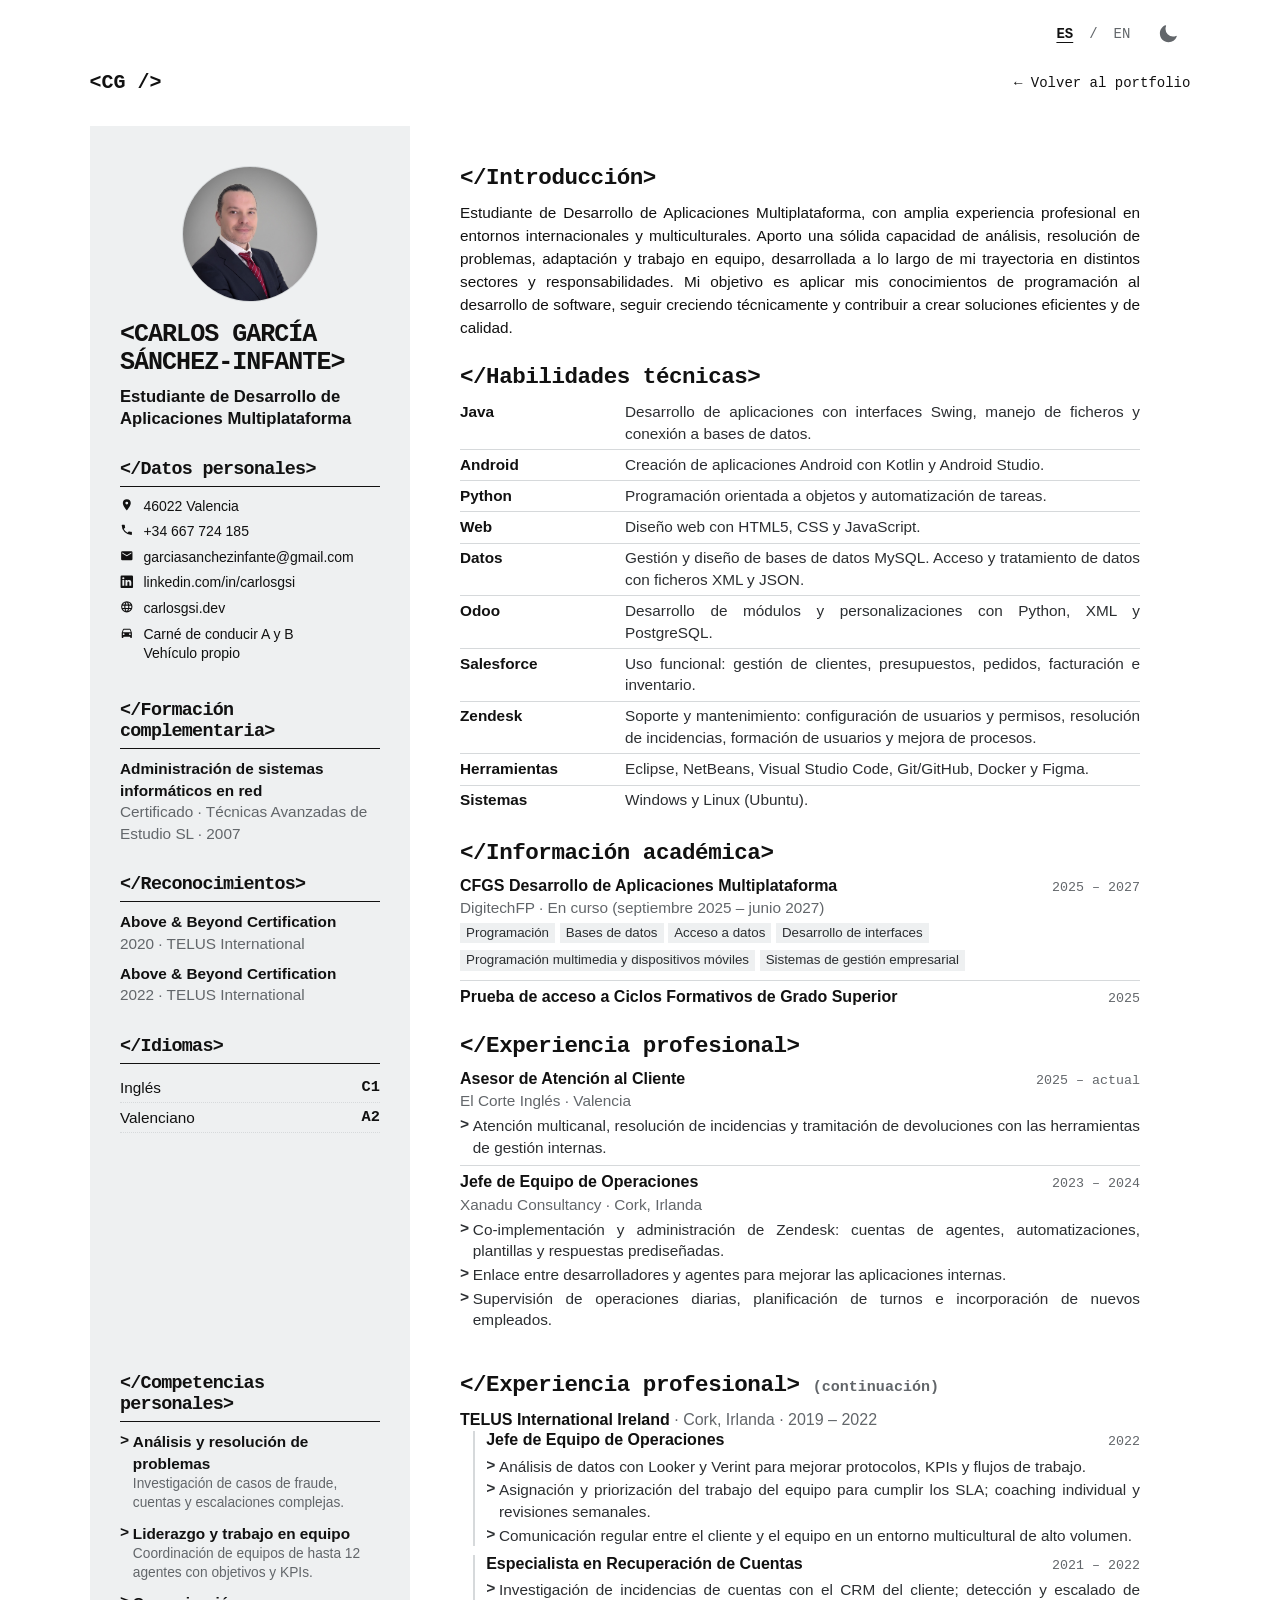
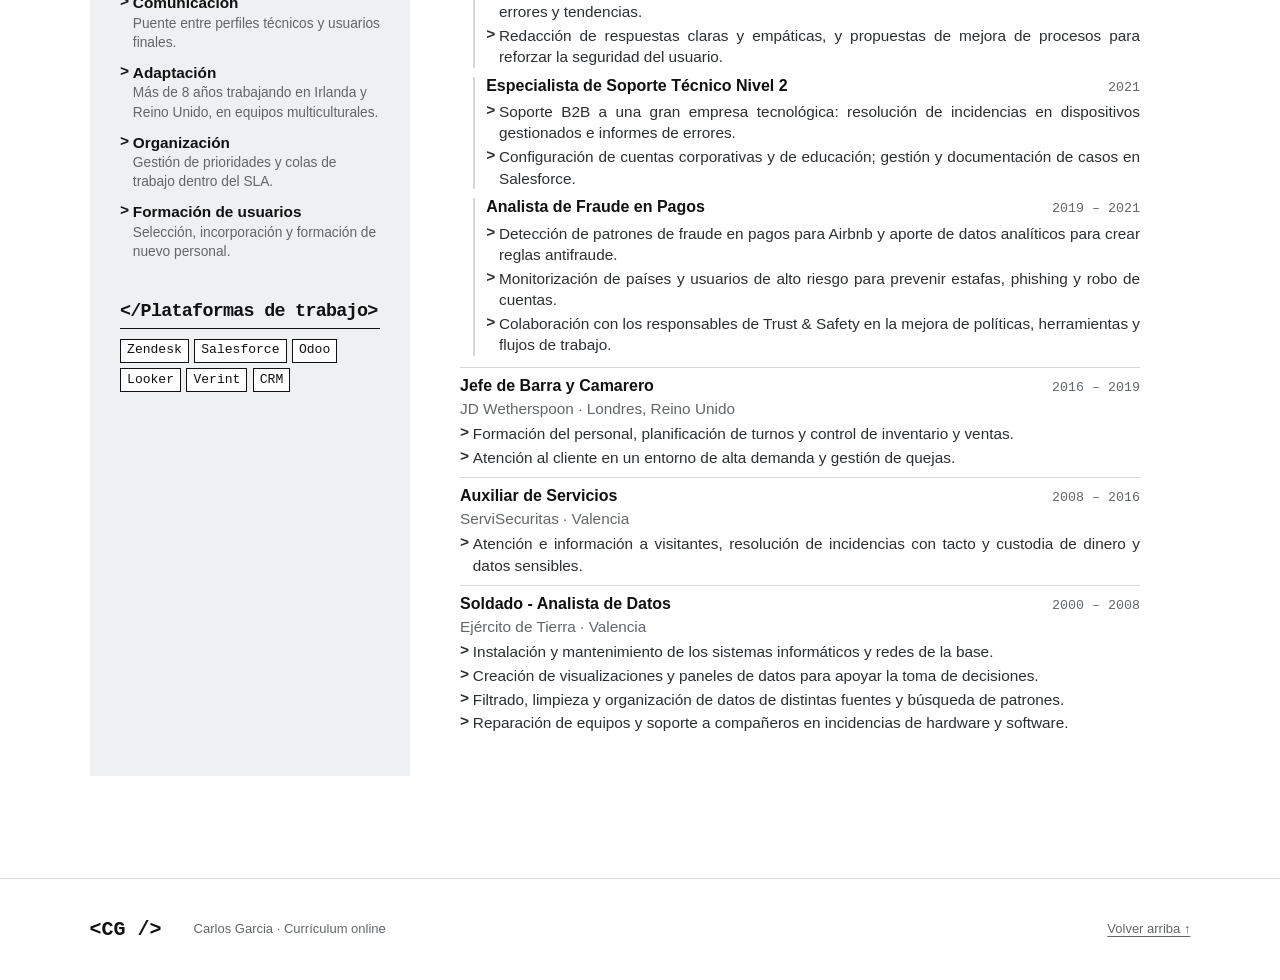
<file: carlosgsidev/cv.html>
<!doctype html>
<html lang="es" data-lang="es">
  <head>
    <meta charset="utf-8">
    <meta name="viewport" content="width=device-width, initial-scale=1">
    <meta name="description" content="Currículum de Carlos García Sánchez-Infante, estudiante de Desarrollo de Aplicaciones Multiplataforma." data-i18n-content="cvDescription">
    <title data-i18n="cvTitle">Carlos García Sánchez-Infante | Currículum</title>
    <link rel="stylesheet" href="css/styles.css">
    <script src="js/language.js" defer></script>
    <script src="js/language-controls.js" defer></script>
  </head>
  <body>
    <a class="skip-link" href="#main-content" data-i18n="skipContent">Saltar al contenido</a>
    <div class="language-bar" hidden>
      <div class="language-control" role="group" aria-label="Idioma" data-i18n-aria-label="languageLabel">
        <button class="language-link" type="button" data-language="es" aria-label="Español" data-i18n-aria-label="spanish" aria-pressed="true">ES</button>
        <span class="language-divider" aria-hidden="true">/</span>
        <button class="language-link" type="button" data-language="en" aria-label="Inglés" data-i18n-aria-label="english" aria-pressed="false">EN</button>
        <select id="language-select" name="language" hidden aria-label="Idioma" data-i18n-aria-label="languageLabel">
          <option value="es" data-i18n="spanish" selected>Español</option>
          <option value="en" data-i18n="english">Inglés</option>
        </select>
        <!-- Botón de Tema (Sol / Luna - Modo Matrix) -->
        <button class="theme-toggle" type="button" aria-label="Cambiar tema" data-i18n-aria-label="themeToggle" id="theme-toggle">
          <svg class="sun-icon" viewBox="0 0 24 24" aria-hidden="true"><path d="M12 2.25a.75.75 0 01.75.75v2.25a.75.75 0 01-1.5 0V3a.75.75 0 01.75-.75zM7.5 12a4.5 4.5 0 119 0 4.5 4.5 0 01-9 0zM18.894 6.166a.75.75 0 00-1.06-1.06l-1.591 1.59a.75.75 0 101.06 1.061l1.591-1.59zM21.75 12a.75.75 0 01-.75.75h-2.25a.75.75 0 010-1.5H21a.75.75 0 01.75.75zM17.834 18.894a.75.75 0 001.06-1.06l-1.59-1.591a.75.75 0 10-1.061 1.06l1.59 1.591zM12 18.75a.75.75 0 01.75.75V21.75a.75.75 0 01-1.5 0V19.5a.75.75 0 01.75-.75zM6.166 18.894a.75.75 0 01-1.06 1.06l-1.591-1.59a.75.75 0 111.06-1.061l1.591 1.59zM4.5 12a.75.75 0 01-.75.75H1.5a.75.75 0 010-1.5h2.25a.75.75 0 01.75.75zM6.166 5.106a.75.75 0 011.06 1.06L5.634 7.758a.75.75 0 11-1.06-1.061l1.592-1.59z"/></svg>
          <svg class="moon-icon" viewBox="0 0 24 24" aria-hidden="true"><path d="M9.528 1.718a.75.75 0 01.162.819A8.97 8.97 0 009 6a9 9 0 009 9 8.97 8.97 0 003.463-.69.75.75 0 01.981.98 10.503 10.503 0 01-9.694 6.46c-5.799 0-10.5-4.701-10.5-10.5 0-4.368 2.667-8.112 6.46-9.694a.75.75 0 01.818.162z"/></svg>
        </button>
      </div>
    </div>

    <header class="cv-header page-container">
      <a class="wordmark" href="index.html" aria-label="Carlos Garcia — inicio" data-i18n-aria-label="homeLink">&lt;CG /&gt;</a>
      <a class="text-link" href="index.html" data-i18n="backToPortfolio">← Volver al portfolio</a>
    </header>

    <main id="main-content" class="cv-document">
      <!-- ===================== SECCIÓN 1 ===================== -->
      <article class="cv" aria-label="Currículum, parte 1">
        <aside class="sidebar">
          <header>
            <!-- FOTO: avatar-placeholder o carlos.jpg -->
            <div class="photo">
              <img src="assets/images/carlos.jpg" alt="Carlos García Sánchez-Infante" data-i18n-alt="avatarAlt">
            </div>
            <h1 class="identity-name">&lt;CARLOS GARCÍA<br><span style="white-space:nowrap">SÁNCHEZ-INFANTE&gt;</span></h1>
            <p class="identity-role"><span data-l="es">Estudiante de Desarrollo de Aplicaciones Multiplataforma</span><span data-l="en">Cross-Platform Application Development Student</span></p>
          </header>

          <section>
            <h2 class="side-heading"><span data-l="es">&lt;/Datos personales&gt;</span><span data-l="en">&lt;/Personal details&gt;</span></h2>
            <ul class="contact">
              <li><svg viewBox="0 0 24 24" aria-hidden="true"><path d="M12 2a7 7 0 0 0-7 7c0 5.25 7 13 7 13s7-7.75 7-13a7 7 0 0 0-7-7Zm0 9.5A2.5 2.5 0 1 1 12 6.5a2.5 2.5 0 0 1 0 5Z"/></svg><span><span data-l="es">46022 Valencia</span><span data-l="en">46022 Valencia, Spain</span></span></li>
              <li><svg viewBox="0 0 24 24" aria-hidden="true"><path d="M6.6 10.8a15.1 15.1 0 0 0 6.6 6.6l2.2-2.2a1 1 0 0 1 1-.25 11.4 11.4 0 0 0 3.6.57 1 1 0 0 1 1 1V20a1 1 0 0 1-1 1A17 17 0 0 1 3 4a1 1 0 0 1 1-1h3.5a1 1 0 0 1 1 1c0 1.25.2 2.45.57 3.57a1 1 0 0 1-.25 1Z"/></svg><a href="tel:+34667724185">+34 667 724 185</a></li>
              <li><svg viewBox="0 0 24 24" aria-hidden="true"><path d="M20 4H4a2 2 0 0 0-2 2v12a2 2 0 0 0 2 2h16a2 2 0 0 0 2-2V6a2 2 0 0 0-2-2Zm0 4-8 5-8-5V6l8 5 8-5Z"/></svg><a href="mailto:garciasanchezinfante@gmail.com">garciasanchezinfante@gmail.com</a></li>
              <li><svg viewBox="0 0 24 24" aria-hidden="true"><path d="M21 1H3a2 2 0 0 0-2 2v18a2 2 0 0 0 2 2h18a2 2 0 0 0 2-2V3a2 2 0 0 0-2-2ZM7.5 19H4.2V9h3.3ZM5.85 7.6a1.9 1.9 0 1 1 0-3.8 1.9 1.9 0 0 1 0 3.8ZM19.8 19h-3.3v-4.9c0-1.170-.02-2.670-1.630-2.670-1.630 0-1.880 1.270-1.880 2.580V19h-3.3V9h3.170v1.370h.04c.44-.83 1.520-1.710 3.130-1.710 3.350 0 3.970 2.200 3.970 5.070Z"/></svg><a href="https://www.linkedin.com/in/carlosgsi" target="_blank" rel="noopener noreferrer">linkedin.com/in/carlosgsi</a></li>
              <li><svg viewBox="0 0 24 24" aria-hidden="true"><path d="M12 2a10 10 0 1 0 0 20 10 10 0 0 0 0-20Zm6.9 6h-2.95a15.6 15.6 0 0 0-1.38-3.56A8.03 8.03 0 0 1 18.9 8ZM12 4.04A14 14 0 0 1 13.9 8h-3.8A14 14 0 0 1 12 4.04ZM4.26 14a8.2 8.2 0 0 1 0-4h3.38a16.5 16.5 0 0 0 0 4Zm.84 2h2.95a15.6 15.6 0 0 0 1.38 3.56A8 8 0 0 1 5.1 16Zm2.95-8H5.1a8 8 0 0 1 4.33-3.56A15.6 15.6 0 0 0 8.05 8ZM12 19.96A14 14 0 0 1 10.1 16h3.8A14 14 0 0 1 12 19.96ZM14.34 14H9.660a14.7 14.7 0 0 1 0-4h4.680a14.7 14.7 0 0 1 0 4Zm.24 5.56A15.6 15.6 0 0 0 15.95 16h2.950a8.030 8.030 0 0 1-4.320 3.560ZM16.36 14a16.5 16.5 0 0 0 0-4h3.38a8.2 8.2 0 0 1 0 4Z"/></svg><a href="https://carlosgsi.dev" target="_blank" rel="noopener noreferrer">carlosgsi.dev</a></li>
              <li><svg viewBox="0 0 24 24" aria-hidden="true"><path d="M18.9 6a1.5 1.5 0 0 0-1.4-1h-11a1.5 1.5 0 0 0-1.4 1L3 12v8a1 1 0 0 0 1 1h1a1 1 0 0 0 1-1v-1h12v1a1 1 0 0 0 1 1h1a1 1 0 0 0 1-1v-8ZM6.5 16a1.5 1.5 0 1 1 0-3 1.5 1.5 0 0 1 0 3Zm11 0a1.5 1.5 0 1 1 0-3 1.5 1.5 0 0 1 0 3ZM5 11l1.5-4.5h11L19 11Z"/></svg><span><span data-l="es">Carné de conducir A y B<br>Vehículo propio</span><span data-l="en">Driving licence A and B<br>Own vehicle</span></span></li>
            </ul>
          </section>

          <section>
            <h2 class="side-heading"><span data-l="es">&lt;/Formación complementaria&gt;</span><span data-l="en">&lt;/Additional training&gt;</span></h2>
            <div class="side-item">
              <strong><span data-l="es">Administración de sistemas informáticos en red</span><span data-l="en">Network Computer Systems Administration</span></strong>
              <span><span data-l="es">Certificado</span><span data-l="en">Certificate</span> · Técnicas Avanzadas de Estudio SL · 2007</span>
            </div>
          </section>

          <section>
            <h2 class="side-heading"><span data-l="es">&lt;/Reconocimientos&gt;</span><span data-l="en">&lt;/Awards&gt;</span></h2>
            <div class="side-item"><strong>Above &amp; Beyond Certification</strong><span>2020 · TELUS International</span></div>
            <div class="side-item"><strong>Above &amp; Beyond Certification</strong><span>2022 · TELUS International</span></div>
          </section>

          <section>
            <h2 class="side-heading"><span data-l="es">&lt;/Idiomas&gt;</span><span data-l="en">&lt;/Languages&gt;</span></h2>
            <p class="lang"><span><span data-l="es">Inglés</span><span data-l="en">English</span></span><b>C1</b></p>
            <p class="lang"><span><span data-l="es">Valenciano</span><span data-l="en">Valencian</span></span><b>A2</b></p>
          </section>
        </aside>

        <div class="main">
          <section>
            <h2 class="code-heading"><span data-l="es">&lt;/Introducción&gt;</span><span data-l="en">&lt;/About me&gt;</span></h2>
            <p class="intro-copy" data-l="es">Estudiante de Desarrollo de Aplicaciones Multiplataforma, con amplia experiencia profesional en entornos internacionales y multiculturales. Aporto una sólida capacidad de análisis, resolución de problemas, adaptación y trabajo en equipo, desarrollada a lo largo de mi trayectoria en distintos sectores y responsabilidades. Mi objetivo es aplicar mis conocimientos de programación al desarrollo de software, seguir creciendo técnicamente y contribuir a crear soluciones eficientes y de calidad.</p>
            <p class="intro-copy" data-l="en">Cross-Platform Application Development student with extensive professional experience in international and multicultural environments. I bring strong analytical, problem-solving, adaptability and teamwork skills, developed throughout my career across different sectors and responsibilities. My goal is to apply my programming knowledge to software development, keep growing technically and help build efficient, high-quality solutions.</p>
          </section>

          <section>
            <h2 class="code-heading"><span data-l="es">&lt;/Habilidades técnicas&gt;</span><span data-l="en">&lt;/Technical skills&gt;</span></h2>
            <dl class="skills">
              <div><dt>Java</dt><dd><span data-l="es">Desarrollo de aplicaciones con interfaces Swing, manejo de ficheros y conexión a bases de datos.</span><span data-l="en">Desktop applications with Swing interfaces, file handling and database connectivity.</span></dd></div>
              <div><dt>Android</dt><dd><span data-l="es">Creación de aplicaciones Android con Kotlin y Android Studio.</span><span data-l="en">Android app development with Kotlin and Android Studio.</span></dd></div>
              <div><dt>Python</dt><dd><span data-l="es">Programación orientada a objetos y automatización de tareas.</span><span data-l="en">Object-oriented programming and task automation.</span></dd></div>
              <div><dt>Web</dt><dd><span data-l="es">Diseño web con HTML5, CSS y JavaScript.</span><span data-l="en">Web design with HTML5, CSS and JavaScript.</span></dd></div>
              <div><dt><span data-l="es">Datos</span><span data-l="en">Data</span></dt><dd><span data-l="es">Gestión y diseño de bases de datos MySQL. Acceso y tratamiento de datos con ficheros XML y JSON.</span><span data-l="en">MySQL database design and management. Data access and processing with XML and JSON files.</span></dd></div>
              <div><dt>Odoo</dt><dd><span data-l="es">Desarrollo de módulos y personalizaciones con Python, XML y PostgreSQL.</span><span data-l="en">Module development and customisation with Python, XML and PostgreSQL.</span></dd></div>
              <div><dt>Salesforce</dt><dd><span data-l="es">Uso funcional: gestión de clientes, presupuestos, pedidos, facturación e inventario.</span><span data-l="en">Functional use: customer, quote, order, invoicing and inventory management.</span></dd></div>
              <div><dt>Zendesk</dt><dd><span data-l="es">Soporte y mantenimiento: configuración de usuarios y permisos, resolución de incidencias, formación de usuarios y mejora de procesos.</span><span data-l="en">Support and maintenance: user and permission setup, incident resolution, user training and process improvement.</span></dd></div>
              <div><dt><span data-l="es">Herramientas</span><span data-l="en">Tools</span></dt><dd><span data-l="es">Eclipse, NetBeans, Visual Studio Code, Git/GitHub, Docker y Figma.</span><span data-l="en">Eclipse, NetBeans, Visual Studio Code, Git/GitHub, Docker and Figma.</span></dd></div>
              <div><dt><span data-l="es">Sistemas</span><span data-l="en">Systems</span></dt><dd><span data-l="es">Windows y Linux (Ubuntu).</span><span data-l="en">Windows and Linux (Ubuntu).</span></dd></div>
            </dl>
          </section>

          <section>
            <h2 class="code-heading"><span data-l="es">&lt;/Información académica&gt;</span><span data-l="en">&lt;/Education&gt;</span></h2>
            <div class="entry">
              <div class="entry-head"><h3><span data-l="es">CFGS Desarrollo de Aplicaciones Multiplataforma</span><span data-l="en">Higher VET Diploma in Cross-Platform Application Development</span></h3><span class="entry-date">2025 – 2027</span></div>
              <p class="entry-org"><span data-l="es">DigitechFP · En curso (septiembre 2025 – junio 2027)</span><span data-l="en">DigitechFP · In progress (September 2025 – June 2027)</span></p>
              <ul class="modules">
                <li><span data-l="es">Programación</span><span data-l="en">Programming</span></li>
                <li><span data-l="es">Bases de datos</span><span data-l="en">Databases</span></li>
                <li><span data-l="es">Acceso a datos</span><span data-l="en">Data access</span></li>
                <li><span data-l="es">Desarrollo de interfaces</span><span data-l="en">Interface development</span></li>
                <li><span data-l="es">Programación multimedia y dispositivos móviles</span><span data-l="en">Multimedia and mobile programming</span></li>
                <li><span data-l="es">Sistemas de gestión empresarial</span><span data-l="en">Enterprise management systems</span></li>
              </ul>
            </div>
            <div class="entry">
              <div class="entry-head"><h3><span data-l="es">Prueba de acceso a Ciclos Formativos de Grado Superior</span><span data-l="en">Higher VET Entrance Exam</span></h3><span class="entry-date">2025</span></div>
            </div>
          </section>

          <section>
            <h2 class="code-heading"><span data-l="es">&lt;/Experiencia profesional&gt;</span><span data-l="en">&lt;/Work experience&gt;</span></h2>
            <div class="entry">
              <div class="entry-head"><h3><span data-l="es">Asesor de Atención al Cliente</span><span data-l="en">Customer Service Representative</span></h3><span class="entry-date">2025 – <span data-l="es">actual</span><span data-l="en">present</span></span></div>
              <p class="entry-org">El Corte Inglés · Valencia</p>
              <ul>
                <li><span data-l="es">Atención multicanal, resolución de incidencias y tramitación de devoluciones con las herramientas de gestión internas.</span><span data-l="en">Multichannel customer service, incident resolution and returns processing using in-house management tools.</span></li>
              </ul>
            </div>
            <div class="entry">
              <div class="entry-head"><h3><span data-l="es">Jefe de Equipo de Operaciones</span><span data-l="en">Operations Team Lead</span></h3><span class="entry-date">2023 – 2024</span></div>
              <p class="entry-org">Xanadu Consultancy · Cork, <span data-l="es">Irlanda</span><span data-l="en">Ireland</span></p>
              <ul>
                <li><span data-l="es">Co-implementación y administración de Zendesk: cuentas de agentes, automatizaciones, plantillas y respuestas prediseñadas.</span><span data-l="en">Co-implemented and administered Zendesk: agent accounts, automations, templates and macros.</span></li>
                <li><span data-l="es">Enlace entre desarrolladores y agentes para mejorar las aplicaciones internas.</span><span data-l="en">Liaison between developers and agents to improve internal applications.</span></li>
                <li><span data-l="es">Supervisión de operaciones diarias, planificación de turnos e incorporación de nuevos empleados.</span><span data-l="en">Oversaw daily operations, shift planning and onboarding of new hires.</span></li>
              </ul>
            </div>
          </section>
        </div>
      </article>

      <!-- ===================== SECCIÓN 2 ===================== -->
      <article class="cv" aria-label="Currículum, parte 2">
        <aside class="sidebar">
          <section>
            <h2 class="side-heading"><span data-l="es">&lt;/Competencias personales&gt;</span><span data-l="en">&lt;/Soft skills&gt;</span></h2>
            <ul class="soft">
              <li><b><span data-l="es">Análisis y resolución de problemas</span><span data-l="en">Analysis and problem solving</span></b><span><span data-l="es">Investigación de casos de fraude, cuentas y escalaciones complejas.</span><span data-l="en">Investigating fraud, account issues and complex escalations.</span></span></li>
              <li><b><span data-l="es">Liderazgo y trabajo en equipo</span><span data-l="en">Leadership and teamwork</span></b><span><span data-l="es">Coordinación de equipos de hasta 12 agentes con objetivos y KPIs.</span><span data-l="en">Leading teams of up to 12 agents against targets and KPIs.</span></span></li>
              <li><b><span data-l="es">Comunicación</span><span data-l="en">Communication</span></b><span><span data-l="es">Puente entre perfiles técnicos y usuarios finales.</span><span data-l="en">Bridging technical teams and end users.</span></span></li>
              <li><b><span data-l="es">Adaptación</span><span data-l="en">Adaptability</span></b><span><span data-l="es">Más de 8 años trabajando en Irlanda y Reino Unido, en equipos multiculturales.</span><span data-l="en">Over 8 years working in Ireland and the UK in multicultural teams.</span></span></li>
              <li><b><span data-l="es">Organización</span><span data-l="en">Organisation</span></b><span><span data-l="es">Gestión de prioridades y colas de trabajo dentro del SLA.</span><span data-l="en">Prioritising workloads and queues within SLA.</span></span></li>
              <li><b><span data-l="es">Formación de usuarios</span><span data-l="en">User training</span></b><span><span data-l="es">Selección, incorporación y formación de nuevo personal.</span><span data-l="en">Recruiting, onboarding and training new staff.</span></span></li>
            </ul>
          </section>

          <section>
            <h2 class="side-heading"><span data-l="es">&lt;/Plataformas de trabajo&gt;</span><span data-l="en">&lt;/Business platforms&gt;</span></h2>
            <ul class="tags">
              <li>Zendesk</li><li>Salesforce</li><li>Odoo</li><li>Looker</li><li>Verint</li><li>CRM</li>
            </ul>
          </section>
        </aside>

        <div class="main">
          <section>
            <h2 class="code-heading"><span data-l="es">&lt;/Experiencia profesional&gt; <small>(continuación)</small></span><span data-l="en">&lt;/Work experience&gt; <small>(continued)</small></span></h2>

            <p class="group-org" style="border-top:0;margin-top:0;padding-top:0">TELUS International Ireland <span>· Cork, <span data-l="es">Irlanda</span><span data-l="en">Ireland</span> · 2019 – 2022</span></p>
            <div class="entry sub">
              <div class="entry-head"><h3><span data-l="es">Jefe de Equipo de Operaciones</span><span data-l="en">Operations Team Lead</span></h3><span class="entry-date">2022</span></div>
              <ul>
                <li><span data-l="es">Análisis de datos con Looker y Verint para mejorar protocolos, KPIs y flujos de trabajo.</span><span data-l="en">Data analysis with Looker and Verint to improve protocols, KPIs and workflows.</span></li>
                <li><span data-l="es">Asignación y priorización del trabajo del equipo para cumplir los SLA; coaching individual y revisiones semanales.</span><span data-l="en">Assigned and prioritised team workload to meet SLAs; one-to-one coaching and weekly reviews.</span></li>
                <li><span data-l="es">Comunicación regular entre el cliente y el equipo en un entorno multicultural de alto volumen.</span><span data-l="en">Regular communication between the client and the team in a high-volume, multicultural environment.</span></li>
              </ul>
            </div>
            <div class="entry sub">
              <div class="entry-head"><h3><span data-l="es">Especialista en Recuperación de Cuentas</span><span data-l="en">Account Recovery Specialist</span></h3><span class="entry-date">2021 – 2022</span></div>
              <ul>
                <li><span data-l="es">Investigación de incidencias de cuentas con el CRM del cliente; detección y escalado de errores y tendencias.</span><span data-l="en">Investigated account issues in the client's CRM; detected and escalated bugs and trends.</span></li>
                <li><span data-l="es">Redacción de respuestas claras y empáticas, y propuestas de mejora de procesos para reforzar la seguridad del usuario.</span><span data-l="en">Wrote clear, empathetic responses and proposed process improvements to strengthen user security.</span></li>
              </ul>
            </div>
            <div class="entry sub">
              <div class="entry-head"><h3><span data-l="es">Especialista de Soporte Técnico Nivel 2</span><span data-l="en">Tier 2 Technical Support Specialist</span></h3><span class="entry-date">2021</span></div>
              <ul>
                <li><span data-l="es">Soporte B2B a una gran empresa tecnológica: resolución de incidencias en dispositivos gestionados e informes de errores.</span><span data-l="en">B2B support for a major tech company: troubleshooting managed devices and collecting bug reports.</span></li>
                <li><span data-l="es">Configuración de cuentas corporativas y de educación; gestión y documentación de casos en Salesforce.</span><span data-l="en">Set up corporate and education accounts; managed and documented cases in Salesforce.</span></li>
              </ul>
            </div>
            <div class="entry sub">
              <div class="entry-head"><h3><span data-l="es">Analista de Fraude en Pagos</span><span data-l="en">Payments Fraud Analyst</span></h3><span class="entry-date">2019 – 2021</span></div>
              <ul>
                <li><span data-l="es">Detección de patrones de fraude en pagos para Airbnb y aporte de datos analíticos para crear reglas antifraude.</span><span data-l="en">Detected payment fraud patterns for Airbnb and provided analytical data to build anti-fraud rules.</span></li>
                <li><span data-l="es">Monitorización de países y usuarios de alto riesgo para prevenir estafas, phishing y robo de cuentas.</span><span data-l="en">Monitored high-risk countries and users to prevent scams, phishing and account takeovers.</span></li>
                <li><span data-l="es">Colaboración con los responsables de Trust &amp; Safety en la mejora de políticas, herramientas y flujos de trabajo.</span><span data-l="en">Worked with Trust &amp; Safety leads to improve internal policies, tools and workflows.</span></li>
              </ul>
            </div>

            <div class="entry" style="margin-top:3mm">
              <div class="entry-head"><h3><span data-l="es">Jefe de Barra y Camarero</span><span data-l="en">Bar Supervisor and Bartender</span></h3><span class="entry-date">2016 – 2019</span></div>
              <p class="entry-org">JD Wetherspoon · <span data-l="es">Londres, Reino Unido</span><span data-l="en">London, United Kingdom</span></p>
              <ul>
                <li><span data-l="es">Formación del personal, planificación de turnos y control de inventario y ventas.</span><span data-l="en">Staff training, shift scheduling, and stock and sales control.</span></li>
                <li><span data-l="es">Atención al cliente en un entorno de alta demanda y gestión de quejas.</span><span data-l="en">Customer service in a high-demand environment and complaint handling.</span></li>
              </ul>
            </div>
            <div class="entry">
              <div class="entry-head"><h3><span data-l="es">Auxiliar de Servicios</span><span data-l="en">Customer Services Assistant</span></h3><span class="entry-date">2008 – 2016</span></div>
              <p class="entry-org">ServiSecuritas · Valencia</p>
              <ul>
                <li><span data-l="es">Atención e información a visitantes, resolución de incidencias con tacto y custodia de dinero y datos sensibles.</span><span data-l="en">Visitor assistance, tactful issue resolution and custody of cash and sensitive data.</span></li>
              </ul>
            </div>
            <div class="entry">
              <div class="entry-head"><h3><span data-l="es">Soldado - Analista de Datos</span><span data-l="en">Soldier - Data Analyst</span></h3><span class="entry-date">2000 – 2008</span></div>
              <p class="entry-org"><span data-l="es">Ejército de Tierra · Valencia</span><span data-l="en">Spanish Army · Valencia</span></p>
              <ul>
                <li><span data-l="es">Instalación y mantenimiento de los sistemas informáticos y redes de la base.</span><span data-l="en">Installed and maintained the base's computer systems and networks.</span></li>
                <li><span data-l="es">Creación de visualizaciones y paneles de datos para apoyar la toma de decisiones.</span><span data-l="en">Built data visualisations and dashboards to support decision-making.</span></li>
                <li><span data-l="es">Filtrado, limpieza y organización de datos de distintas fuentes y búsqueda de patrones.</span><span data-l="en">Filtered, cleaned and organised data from multiple sources and identified patterns.</span></li>
                <li><span data-l="es">Reparación de equipos y soporte a compañeros en incidencias de hardware y software.</span><span data-l="en">Repaired computers and supported colleagues with hardware and software issues.</span></li>
              </ul>
            </div>
          </section>
        </div>
      </article>
    </main>

    <footer class="site-footer page-container">
      <span class="footer-name">&lt;CG /&gt;</span>
      <span data-i18n="cvFooter">© 2026 Carlos Garcia · Currículum online</span>
      <a href="#main-content" data-i18n="backToTop">Volver arriba ↑</a>
    </footer>
  </body>
</html>
</file>
<file: css/styles.css>
:root {
  color-scheme: light;
  --color-text: #111111;
  --color-muted: #62666a;
  --color-soft: #2b2e31;
  --color-background: #ffffff;
  --color-panel: #eef0f1;
  --color-line: #d6d9db;
  --font-body: Arial, Helvetica, "Liberation Sans", sans-serif;
  --font-code: "Courier New", Courier, "Liberation Mono", monospace;
  --page-gutter: clamp(1.5rem, 7vw, 7rem);
  --section-space: clamp(4rem, 8vw, 8rem);
}

/* Paleta de colores Matrix */
html[data-theme="matrix"] {
  color-scheme: dark;
  --color-text: #6ee7b7;      /* Verde suave (Títulos y texto principal) */
  --color-soft: #a7f3d0;      /* Verde pastel muy claro (Lectura para párrafos) */
  --color-muted: #529e7e;     /* Verde salvia apagado (Fechas, subtítulos y texto secundario) */
  --color-background: #0f1412;/* Gris carbón con un toque verde (No negro puro) */
  --color-panel: #161e1b;     /* Un tono ligeramente más claro para la columna lateral */
  --color-line: #23352d;      /* Verde grisáceo discreto para las líneas divisorias */
}

* { box-sizing: border-box; }
html { scroll-behavior: smooth; background: var(--color-background); }
body { margin: 0; background: var(--color-background); color: var(--color-text); font-family: var(--font-body); font-size: 1rem; line-height: 1.6; }
h1, h2, h3, p, ul, dl, dd { margin: 0; padding: 0; }
h1, h2, h3 { line-height: 1.15; }
ul { list-style: none; }
a { color: inherit; text-underline-offset: 0.25em; }
a:hover { text-decoration-thickness: 2px; }
button { font: inherit; }
[hidden] { display: none !important; }

/* Idioma por atributo de bloque (usado en los bloques extensos del CV) */
html[data-lang="es"] [data-l="en"],
html[data-lang="en"] [data-l="es"] { display: none !important; }

/* Barra superior de idioma y tema */
.language-bar { position: absolute; top: 0.75rem; right: var(--page-gutter); z-index: 10; }
.language-control { display: flex; align-items: center; gap: 0.15rem; font-family: var(--font-code); font-size: 0.875rem; }
.language-link { display: inline-flex; align-items: center; justify-content: center; min-width: 44px; min-height: 44px; padding: 0.5rem; border: 0; background: transparent; color: var(--color-muted); cursor: pointer; text-underline-offset: 0.3em; }
.language-link:hover { color: var(--color-text); text-decoration: underline; }
.language-link[aria-pressed="true"] { color: var(--color-text); font-weight: 700; text-decoration: underline; }
.language-divider { color: var(--color-muted); }

/* Botón selector de tema (Matrix / Claro) */
.theme-toggle { background: transparent; border: none; cursor: pointer; min-width: 44px; min-height: 44px; padding: 0.5rem; display: inline-flex; align-items: center; justify-content: center; color: var(--color-muted); }
.theme-toggle:hover { color: var(--color-text); }
.theme-toggle svg { width: 1.25rem; height: 1.25rem; fill: currentColor; }
html:not([data-theme="matrix"]) .sun-icon { display: none; }
html[data-theme="matrix"] .moon-icon { display: none; }

img { display: block; max-width: 100%; }
:focus-visible { outline: 3px solid #2759c7; outline-offset: 5px; }
html[data-theme="matrix"] :focus-visible { outline-color: var(--color-text); }

.skip-link { position: absolute; top: 1rem; left: 1rem; z-index: 20; padding: 0.75rem 1rem; color: var(--color-background); background: var(--color-text); transform: translateY(-200%); }
.skip-link:focus { transform: translateY(0); }

.page-container { width: min(100%, 1440px); margin-inline: auto; padding-inline: var(--page-gutter); }

/* ================= ESTILOS DE INDEX.HTML ================= */
.hero { display: grid; grid-template-columns: 1fr 1fr; min-height: 100svh; }
.identity-panel, .about-panel { display: flex; align-items: center; justify-content: center; padding: clamp(3rem, 7vh, 6rem) clamp(1.5rem, 4vw, 4rem); text-align: center; min-width: 0; }
.identity-panel { flex-direction: column; }
.avatar { width: clamp(11rem, 19vw, 16.5rem); height: auto; aspect-ratio: 1; margin-bottom: 2.5rem; }
/*html[data-theme="matrix"] .avatar,
html[data-theme="matrix"] .photo img { filter: brightness(0) saturate(100%) invert(65%) sepia(97%) saturate(1832%) hue-rotate(84deg) brightness(106%) contrast(106%); }*/
html[data-theme="matrix"] .avatar,
html[data-theme="matrix"] .photo img {  filter: none; }
.identity-name { font-family: var(--font-code); font-size: clamp(1.45rem, 2.65vw, 2.5rem); letter-spacing: -0.05em; }
.identity-role { margin-top: 0.75rem; font-size: 1.25rem; font-weight: 600; }
.contact-actions { width: min(100%, 16.5rem); margin-top: 2.75rem; }
.button { display: inline-flex; align-items: center; justify-content: center; gap: 1.25rem; min-height: 48px; padding: 0.75rem 1.5rem; border: 1px solid var(--color-text); border-radius: 0; background: var(--color-text); color: var(--color-background); font-size: 0.875rem; font-weight: 700; line-height: 1.4; text-decoration: none; transition: background-color 150ms ease, color 150ms ease; }
a.button:hover { background: #343434; }
html[data-theme="matrix"] a.button:hover { background: var(--color-muted); color: var(--color-background); }
.button:disabled { opacity: 1; cursor: not-allowed; }
.contact-actions > .button { width: 100%; }
.social-links { display: flex; justify-content: center; gap: 1rem; margin-top: 1.75rem; }
.social-link { display: inline-flex; width: 44px; height: 44px; justify-content: center; align-items: center; }
.social-link svg { width: 27px; height: 27px; fill: currentColor; }
.pending-note { color: var(--color-muted); font-size: 0.8125rem; line-height: 1.5; }
.contact-actions .pending-note { margin-top: 0.5rem; }
.about-panel { background: var(--color-panel); }
.about-content { width: min(100%, 32rem); }
.code-heading { font-family: var(--font-code); font-size: clamp(2rem, 3.65vw, 3.5rem); font-weight: 400; letter-spacing: -0.065em; overflow-wrap: anywhere; }
.intro-copy { margin-top: 2.75rem; font-size: clamp(1rem, 1.4vw, 1.1875rem); line-height: 1.8; text-wrap: pretty; white-space: pre-wrap; text-align: justify; }
.about-content > .pending-note { margin-top: 1rem; }
.hero-actions { display: grid; grid-template-columns: repeat(2, 1fr); gap: clamp(1rem, 3vw, 3rem); margin-top: 4rem; }
.projects-section { padding-block: var(--section-space); scroll-margin-top: 2rem; }
.eyebrow { margin-bottom: 1rem; font-family: var(--font-code); font-size: 0.75rem; letter-spacing: 0.12em; text-transform: uppercase; }
.section-header > p:last-child { margin-top: 1.25rem; color: var(--color-muted); font-size: 1.0625rem; }
.project-grid { display: grid; grid-template-columns: repeat(3, minmax(0, 1fr)); gap: clamp(2rem, 5vw, 5rem); margin-top: clamp(3rem, 6vw, 5.5rem); }
.project { display: flex; flex-direction: column; align-items: flex-start; border-top: 1px solid var(--color-line); padding-top: 1.5rem; }
.project-number { margin-bottom: 2rem; color: var(--color-muted); font-family: var(--font-code); font-size: 0.875rem; }
.project h3 { font-size: 1.5rem; }
.project > p { margin-top: 1rem; margin-bottom: 2rem; color: var(--color-muted); }
.project .button { margin-top: auto; width: 100%; }
.project .pending-note { margin-top: 0.75rem; }
.site-footer { display: flex; flex-wrap: wrap; align-items: center; gap: 1rem 2rem; padding-block: 1.75rem; border-top: 1px solid var(--color-line); color: var(--color-muted); font-size: 0.8125rem; }
.footer-name, .wordmark { color: var(--color-text); font-family: var(--font-code); font-size: 1.25rem; font-weight: 700; text-decoration: none; }
.site-footer > a { margin-left: auto; padding-block: 0.75rem; }

/* ================= ESTILOS DE CV.HTML ================= */
.cv-header { display: flex; flex-wrap: wrap; justify-content: space-between; align-items: center; gap: 1rem; padding-block: 4rem 1.5rem; }
.text-link { padding-block: 0.5rem; font-family: var(--font-code); font-size: 0.875rem; text-decoration: none; }
.text-link:hover { text-decoration: underline; }
.cv-document { padding-bottom: var(--section-space); }

.cv { max-width: 1100px; margin: 0 auto; background: var(--color-background); display: grid; grid-template-columns: 320px 1fr; overflow: hidden; position: relative; font-size: 11.5pt; line-height: 1.4; }
.cv + .cv { border-top: 0; }
.cv a { text-decoration: none; }
.cv a:hover { text-decoration: underline; text-underline-offset: 0.2em; }

/* Columna lateral del CV */
.cv .sidebar { background: var(--color-panel); padding: 40px 30px; display: flex; flex-direction: column; gap: 30px; }
.cv .photo { width: 36mm; height: 36mm; border-radius: 50%; background: var(--color-background); border: 1px solid var(--color-line); margin: 0 auto 5mm; overflow: hidden; }
.cv .photo img { width: 100%; height: 100%; object-fit: cover; display: block; }
.cv .identity-name { font-family: var(--font-code); font-size: 18.8pt; font-weight: 700; letter-spacing: -0.04em; line-height: 1.1; }
.cv .identity-role { margin-top: 2.5mm; font-size: 12.5pt; font-weight: 700; line-height: 1.3; }
.cv .side-heading { font-family: var(--font-code); font-size: 13.8pt; font-weight: 800; letter-spacing: -0.04em; padding-bottom: 1.6mm; margin-bottom: 2.4mm; border-bottom: 1px solid var(--color-text); }
.cv .contact { font-size: 10.5pt; }
.cv .contact li { display: grid; grid-template-columns: 4.6mm 1fr; align-items: start; gap: 1.6mm; margin-bottom: 1.6mm; }
.cv .contact svg { width: 3.6mm; height: 3.6mm; margin-top: 0.3mm; fill: currentColor; }
.cv .side-item { margin-bottom: 2.2mm; }
.cv .side-item:last-child { margin-bottom: 0; }
.cv .side-item strong { display: block; }
.cv .side-item > span { color: var(--color-muted); }
.cv .lang { display: flex; justify-content: space-between; border-bottom: 1px dotted var(--color-line); padding-block: 1mm; }
.cv .lang b { font-family: var(--font-code); }
.cv .soft li { position: relative; padding-left: 3.4mm; margin-bottom: 2.6mm; }
.cv .soft li::before { content: ">"; position: absolute; left: 0; font-family: var(--font-code); font-weight: 700; }
.cv .soft li > span { display: block; color: var(--color-muted); font-size: 10.3pt; }
.cv .tags { display: flex; flex-wrap: wrap; gap: 1.4mm; }
.cv .tags li { font-family: var(--font-code); font-size: 9.8pt; border: 1px solid var(--color-text); padding: 0.5mm 1.6mm; background: var(--color-background); }

/* Columna principal del CV */
.cv .main { padding: 40px 50px; display: flex; flex-direction: column; gap: 25px; }
.cv + .cv .entry { padding-top: 2.4mm; margin-top: 2.4mm; }
.cv + .cv .sub { padding-top: 0; }
.cv + .cv .sidebar { padding-top: 0; gap: 8mm; }
.cv + .cv .main { padding-top: 0; }
.cv .code-heading { font-family: var(--font-code); font-size: 16.9pt; font-weight: 700; letter-spacing: -0.02em; margin-bottom: 10px; }
.cv .code-heading small { font-size: 11.3pt; color: var(--color-muted); letter-spacing: 0; }
.cv .intro-copy { margin-top: 0; font-size: inherit; line-height: 1.5; white-space: normal; text-align: justify; }
.cv .skills { display: grid; gap: 1mm; }
.cv .skills div { display: grid; grid-template-columns: 150px 1fr; gap: 15px; padding-bottom: 5px; border-bottom: 1px solid var(--color-line); }
.cv .skills div:last-child { border-bottom: 0; }
.cv .skills dt { font-weight: 700; }
.cv .skills dd { color: var(--color-soft); text-align: justify; }

.cv .entry { border-top: 1px solid var(--color-line); padding-top: 1.8mm; margin-top: 1.8mm; break-inside: avoid; }
.cv .entry:first-of-type { border-top: 0; margin-top: 0; padding-top: 0; }
.cv .entry-head { display: flex; justify-content: space-between; align-items: baseline; gap: 3mm; }
.cv .entry h3 { font-size: 12pt; }
.cv .entry-org { color: var(--color-muted); }
.cv .entry-date { font-family: var(--font-code); font-size: 10pt; color: var(--color-muted); white-space: nowrap; }
.cv .entry ul { margin-top: 1mm; }
.cv .entry li { position: relative; padding-left: 3.4mm; color: var(--color-soft); margin-bottom: 0.6mm; text-align: justify; }
.cv .entry li::before { content: ">"; position: absolute; left: 0; font-family: var(--font-code); font-weight: 700; }
.cv .modules { margin-top: 1.2mm; display: flex; flex-wrap: wrap; gap: 1.2mm; }
.cv .modules li { padding: 0.3mm 1.6mm !important; background: var(--color-panel); font-size: 10pt; }
.cv .modules li::before { content: none !important; }
.cv .group-org { font-size: 12pt; font-weight: 700; margin-top: 2.4mm; padding-top: 1.8mm; border-top: 1px solid var(--color-line); }
.cv .group-org span { font-weight: 400; color: var(--color-muted); }
.cv .sub { margin-left: 3.4mm; padding-left: 3mm; border-left: 2px solid var(--color-line); border-top: 0; margin-top: 1.6mm; padding-top: 0; }

/* ================= MEDIA QUERIES ================= */
@media print {
  @page { size: A4; margin: 0; }
  html { background: none; }
  .language-bar, .cv-header, .site-footer, .skip-link { display: none !important; }
  .cv-document { padding-bottom: 0; }
  .cv { margin: 0; border: 0; break-after: page; }
  .cv:last-of-type { break-after: auto; }
  * { -webkit-print-color-adjust: exact; print-color-adjust: exact; }
}

@media (min-width: 1600px) {
  .identity-panel, .about-panel { padding-block: 6rem; }
}

@media screen and (max-width: 820px) {
  .cv { width: auto; height: auto; margin: 0; border-inline: 0; grid-template-columns: 1fr; font-size: 11pt; }
  .cv .main, .cv .sidebar { padding: 1.5rem; }
  .cv .skills div { grid-template-columns: 1fr; gap: 4px; }
}

@media (max-width: 760px) {
  .hero { grid-template-columns: 1fr; min-height: auto; }
  .identity-panel, .about-panel { padding: 4rem 1.5rem; }
  .avatar { width: 13rem; }
  .identity-name { font-size: clamp(1.45rem, 5.7vw, 2rem); }
  .about-content { max-width: 30rem; }
  .intro-copy { margin-top: 2rem; }
  .hero-actions { margin-top: 2.5rem; }
  .project-grid { grid-template-columns: 1fr; gap: 3rem; }
  .project-number { margin-bottom: 1.25rem; }
  .project .button { width: auto; min-width: 12rem; }
}

@media (max-width: 360px) {
  .hero-actions { grid-template-columns: 1fr; }
  .site-footer > a { margin-left: 0; }
}

@media (prefers-reduced-motion: reduce) {
  html { scroll-behavior: auto; }
  .button { transition: none; }
}
</file>
<file: carlosgsidev/css/styles.css>
:root {
  color-scheme: light;
  --color-text: #111111;
  --color-muted: #62666a;
  --color-soft: #2b2e31;
  --color-background: #ffffff;
  --color-panel: #eef0f1;
  --color-line: #d6d9db;
  --font-body: Arial, Helvetica, "Liberation Sans", sans-serif;
  --font-code: "Courier New", Courier, "Liberation Mono", monospace;
  --page-gutter: clamp(1.5rem, 7vw, 7rem);
  --section-space: clamp(4rem, 8vw, 8rem);
}

/* Paleta de colores Matrix */
html[data-theme="matrix"] {
  color-scheme: dark;
  --color-text: #6ee7b7;      /* Verde suave (Títulos y texto principal) */
  --color-soft: #a7f3d0;      /* Verde pastel muy claro (Lectura para párrafos) */
  --color-muted: #529e7e;     /* Verde salvia apagado (Fechas, subtítulos y texto secundario) */
  --color-background: #0f1412;/* Gris carbón con un toque verde (No negro puro) */
  --color-panel: #161e1b;     /* Un tono ligeramente más claro para la columna lateral */
  --color-line: #23352d;      /* Verde grisáceo discreto para las líneas divisorias */
}

* { box-sizing: border-box; }
html { scroll-behavior: smooth; background: var(--color-background); }
body { margin: 0; background: var(--color-background); color: var(--color-text); font-family: var(--font-body); font-size: 1rem; line-height: 1.6; }
h1, h2, h3, p, ul, dl, dd { margin: 0; padding: 0; }
h1, h2, h3 { line-height: 1.15; }
ul { list-style: none; }
a { color: inherit; text-underline-offset: 0.25em; }
a:hover { text-decoration-thickness: 2px; }
button { font: inherit; }
[hidden] { display: none !important; }

/* Idioma por atributo de bloque (usado en los bloques extensos del CV) */
html[data-lang="es"] [data-l="en"],
html[data-lang="en"] [data-l="es"] { display: none !important; }

/* Barra superior de idioma y tema */
.language-bar { position: absolute; top: 0.75rem; right: var(--page-gutter); z-index: 10; }
.language-control { display: flex; align-items: center; gap: 0.15rem; font-family: var(--font-code); font-size: 0.875rem; }
.language-link { display: inline-flex; align-items: center; justify-content: center; min-width: 44px; min-height: 44px; padding: 0.5rem; border: 0; background: transparent; color: var(--color-muted); cursor: pointer; text-underline-offset: 0.3em; }
.language-link:hover { color: var(--color-text); text-decoration: underline; }
.language-link[aria-pressed="true"] { color: var(--color-text); font-weight: 700; text-decoration: underline; }
.language-divider { color: var(--color-muted); }

/* Botón selector de tema (Matrix / Claro) */
.theme-toggle { background: transparent; border: none; cursor: pointer; min-width: 44px; min-height: 44px; padding: 0.5rem; display: inline-flex; align-items: center; justify-content: center; color: var(--color-muted); }
.theme-toggle:hover { color: var(--color-text); }
.theme-toggle svg { width: 1.25rem; height: 1.25rem; fill: currentColor; }
html:not([data-theme="matrix"]) .sun-icon { display: none; }
html[data-theme="matrix"] .moon-icon { display: none; }

img { display: block; max-width: 100%; }
:focus-visible { outline: 3px solid #2759c7; outline-offset: 5px; }
html[data-theme="matrix"] :focus-visible { outline-color: var(--color-text); }

.skip-link { position: absolute; top: 1rem; left: 1rem; z-index: 20; padding: 0.75rem 1rem; color: var(--color-background); background: var(--color-text); transform: translateY(-200%); }
.skip-link:focus { transform: translateY(0); }

.page-container { width: min(100%, 1440px); margin-inline: auto; padding-inline: var(--page-gutter); }

/* ================= ESTILOS DE INDEX.HTML ================= */
.hero { display: grid; grid-template-columns: 1fr 1fr; min-height: 100svh; }
.identity-panel, .about-panel { display: flex; align-items: center; justify-content: center; padding: clamp(3rem, 7vh, 6rem) clamp(1.5rem, 4vw, 4rem); text-align: center; min-width: 0; }
.identity-panel { flex-direction: column; }
.avatar { width: clamp(11rem, 19vw, 16.5rem); height: auto; aspect-ratio: 1; margin-bottom: 2.5rem; }
/*html[data-theme="matrix"] .avatar,
html[data-theme="matrix"] .photo img { filter: brightness(0) saturate(100%) invert(65%) sepia(97%) saturate(1832%) hue-rotate(84deg) brightness(106%) contrast(106%); }*/
html[data-theme="matrix"] .avatar,
html[data-theme="matrix"] .photo img {  filter: none; }
.identity-name { font-family: var(--font-code); font-size: clamp(1.45rem, 2.65vw, 2.5rem); letter-spacing: -0.05em; }
.identity-role { margin-top: 0.75rem; font-size: 1.25rem; font-weight: 600; }
.contact-actions { width: min(100%, 16.5rem); margin-top: 2.75rem; }
.button { display: inline-flex; align-items: center; justify-content: center; gap: 1.25rem; min-height: 48px; padding: 0.75rem 1.5rem; border: 1px solid var(--color-text); border-radius: 0; background: var(--color-text); color: var(--color-background); font-size: 0.875rem; font-weight: 700; line-height: 1.4; text-decoration: none; transition: background-color 150ms ease, color 150ms ease; }
a.button:hover { background: #343434; }
html[data-theme="matrix"] a.button:hover { background: var(--color-muted); color: var(--color-background); }
.button:disabled { opacity: 1; cursor: not-allowed; }
.contact-actions > .button { width: 100%; }
.social-links { display: flex; justify-content: center; gap: 1rem; margin-top: 1.75rem; }
.social-link { display: inline-flex; width: 44px; height: 44px; justify-content: center; align-items: center; }
.social-link svg { width: 27px; height: 27px; fill: currentColor; }
.pending-note { color: var(--color-muted); font-size: 0.8125rem; line-height: 1.5; }
.contact-actions .pending-note { margin-top: 0.5rem; }
.about-panel { background: var(--color-panel); }
.about-content { width: min(100%, 32rem); }
.code-heading { font-family: var(--font-code); font-size: clamp(2rem, 3.65vw, 3.5rem); font-weight: 400; letter-spacing: -0.065em; overflow-wrap: anywhere; }
.intro-copy { margin-top: 2.75rem; font-size: clamp(1rem, 1.4vw, 1.1875rem); line-height: 1.8; text-wrap: pretty; white-space: pre-wrap; text-align: justify; }
.about-content > .pending-note { margin-top: 1rem; }
.hero-actions { display: grid; grid-template-columns: repeat(2, 1fr); gap: clamp(1rem, 3vw, 3rem); margin-top: 4rem; }
.projects-section { padding-block: var(--section-space); scroll-margin-top: 2rem; }
.eyebrow { margin-bottom: 1rem; font-family: var(--font-code); font-size: 0.75rem; letter-spacing: 0.12em; text-transform: uppercase; }
.section-header > p:last-child { margin-top: 1.25rem; color: var(--color-muted); font-size: 1.0625rem; }
.project-grid { display: grid; grid-template-columns: repeat(3, minmax(0, 1fr)); gap: clamp(2rem, 5vw, 5rem); margin-top: clamp(3rem, 6vw, 5.5rem); }
.project { display: flex; flex-direction: column; align-items: flex-start; border-top: 1px solid var(--color-line); padding-top: 1.5rem; }
.project-number { margin-bottom: 2rem; color: var(--color-muted); font-family: var(--font-code); font-size: 0.875rem; }
.project h3 { font-size: 1.5rem; }
.project > p { margin-top: 1rem; margin-bottom: 2rem; color: var(--color-muted); }
.project .button { margin-top: auto; width: 100%; }
.project .pending-note { margin-top: 0.75rem; }
.site-footer { display: flex; flex-wrap: wrap; align-items: center; gap: 1rem 2rem; padding-block: 1.75rem; border-top: 1px solid var(--color-line); color: var(--color-muted); font-size: 0.8125rem; }
.footer-name, .wordmark { color: var(--color-text); font-family: var(--font-code); font-size: 1.25rem; font-weight: 700; text-decoration: none; }
.site-footer > a { margin-left: auto; padding-block: 0.75rem; }

/* ================= ESTILOS DE CV.HTML ================= */
.cv-header { display: flex; flex-wrap: wrap; justify-content: space-between; align-items: center; gap: 1rem; padding-block: 4rem 1.5rem; }
.text-link { padding-block: 0.5rem; font-family: var(--font-code); font-size: 0.875rem; text-decoration: none; }
.text-link:hover { text-decoration: underline; }
.cv-document { padding-bottom: var(--section-space); }

.cv { max-width: 1100px; margin: 0 auto; background: var(--color-background); display: grid; grid-template-columns: 320px 1fr; overflow: hidden; position: relative; font-size: 11.5pt; line-height: 1.4; }
.cv + .cv { border-top: 0; }
.cv a { text-decoration: none; }
.cv a:hover { text-decoration: underline; text-underline-offset: 0.2em; }

/* Columna lateral del CV */
.cv .sidebar { background: var(--color-panel); padding: 40px 30px; display: flex; flex-direction: column; gap: 30px; }
.cv .photo { width: 36mm; height: 36mm; border-radius: 50%; background: var(--color-background); border: 1px solid var(--color-line); margin: 0 auto 5mm; overflow: hidden; }
.cv .photo img { width: 100%; height: 100%; object-fit: cover; display: block; }
.cv .identity-name { font-family: var(--font-code); font-size: 18.8pt; font-weight: 700; letter-spacing: -0.04em; line-height: 1.1; }
.cv .identity-role { margin-top: 2.5mm; font-size: 12.5pt; font-weight: 700; line-height: 1.3; }
.cv .side-heading { font-family: var(--font-code); font-size: 13.8pt; font-weight: 800; letter-spacing: -0.04em; padding-bottom: 1.6mm; margin-bottom: 2.4mm; border-bottom: 1px solid var(--color-text); }
.cv .contact { font-size: 10.5pt; }
.cv .contact li { display: grid; grid-template-columns: 4.6mm 1fr; align-items: start; gap: 1.6mm; margin-bottom: 1.6mm; }
.cv .contact svg { width: 3.6mm; height: 3.6mm; margin-top: 0.3mm; fill: currentColor; }
.cv .side-item { margin-bottom: 2.2mm; }
.cv .side-item:last-child { margin-bottom: 0; }
.cv .side-item strong { display: block; }
.cv .side-item > span { color: var(--color-muted); }
.cv .lang { display: flex; justify-content: space-between; border-bottom: 1px dotted var(--color-line); padding-block: 1mm; }
.cv .lang b { font-family: var(--font-code); }
.cv .soft li { position: relative; padding-left: 3.4mm; margin-bottom: 2.6mm; }
.cv .soft li::before { content: ">"; position: absolute; left: 0; font-family: var(--font-code); font-weight: 700; }
.cv .soft li > span { display: block; color: var(--color-muted); font-size: 10.3pt; }
.cv .tags { display: flex; flex-wrap: wrap; gap: 1.4mm; }
.cv .tags li { font-family: var(--font-code); font-size: 9.8pt; border: 1px solid var(--color-text); padding: 0.5mm 1.6mm; background: var(--color-background); }

/* Columna principal del CV */
.cv .main { padding: 40px 50px; display: flex; flex-direction: column; gap: 25px; }
.cv + .cv .entry { padding-top: 2.4mm; margin-top: 2.4mm; }
.cv + .cv .sub { padding-top: 0; }
.cv + .cv .sidebar { padding-top: 0; gap: 8mm; }
.cv + .cv .main { padding-top: 0; }
.cv .code-heading { font-family: var(--font-code); font-size: 16.9pt; font-weight: 700; letter-spacing: -0.02em; margin-bottom: 10px; }
.cv .code-heading small { font-size: 11.3pt; color: var(--color-muted); letter-spacing: 0; }
.cv .intro-copy { margin-top: 0; font-size: inherit; line-height: 1.5; white-space: normal; text-align: justify; }
.cv .skills { display: grid; gap: 1mm; }
.cv .skills div { display: grid; grid-template-columns: 150px 1fr; gap: 15px; padding-bottom: 5px; border-bottom: 1px solid var(--color-line); }
.cv .skills div:last-child { border-bottom: 0; }
.cv .skills dt { font-weight: 700; }
.cv .skills dd { color: var(--color-soft); text-align: justify; }

.cv .entry { border-top: 1px solid var(--color-line); padding-top: 1.8mm; margin-top: 1.8mm; break-inside: avoid; }
.cv .entry:first-of-type { border-top: 0; margin-top: 0; padding-top: 0; }
.cv .entry-head { display: flex; justify-content: space-between; align-items: baseline; gap: 3mm; }
.cv .entry h3 { font-size: 12pt; }
.cv .entry-org { color: var(--color-muted); }
.cv .entry-date { font-family: var(--font-code); font-size: 10pt; color: var(--color-muted); white-space: nowrap; }
.cv .entry ul { margin-top: 1mm; }
.cv .entry li { position: relative; padding-left: 3.4mm; color: var(--color-soft); margin-bottom: 0.6mm; text-align: justify; }
.cv .entry li::before { content: ">"; position: absolute; left: 0; font-family: var(--font-code); font-weight: 700; }
.cv .modules { margin-top: 1.2mm; display: flex; flex-wrap: wrap; gap: 1.2mm; }
.cv .modules li { padding: 0.3mm 1.6mm !important; background: var(--color-panel); font-size: 10pt; }
.cv .modules li::before { content: none !important; }
.cv .group-org { font-size: 12pt; font-weight: 700; margin-top: 2.4mm; padding-top: 1.8mm; border-top: 1px solid var(--color-line); }
.cv .group-org span { font-weight: 400; color: var(--color-muted); }
.cv .sub { margin-left: 3.4mm; padding-left: 3mm; border-left: 2px solid var(--color-line); border-top: 0; margin-top: 1.6mm; padding-top: 0; }

/* ================= MEDIA QUERIES ================= */
@media print {
  @page { size: A4; margin: 0; }
  html { background: none; }
  .language-bar, .cv-header, .site-footer, .skip-link { display: none !important; }
  .cv-document { padding-bottom: 0; }
  .cv { margin: 0; border: 0; break-after: page; }
  .cv:last-of-type { break-after: auto; }
  * { -webkit-print-color-adjust: exact; print-color-adjust: exact; }
}

@media (min-width: 1600px) {
  .identity-panel, .about-panel { padding-block: 6rem; }
}

@media screen and (max-width: 820px) {
  .cv { width: auto; height: auto; margin: 0; border-inline: 0; grid-template-columns: 1fr; font-size: 11pt; }
  .cv .main, .cv .sidebar { padding: 1.5rem; }
  .cv .skills div { grid-template-columns: 1fr; gap: 4px; }
}

@media (max-width: 760px) {
  .hero { grid-template-columns: 1fr; min-height: auto; }
  .identity-panel, .about-panel { padding: 4rem 1.5rem; }
  .avatar { width: 13rem; }
  .identity-name { font-size: clamp(1.45rem, 5.7vw, 2rem); }
  .about-content { max-width: 30rem; }
  .intro-copy { margin-top: 2rem; }
  .hero-actions { margin-top: 2.5rem; }
  .project-grid { grid-template-columns: 1fr; gap: 3rem; }
  .project-number { margin-bottom: 1.25rem; }
  .project .button { width: auto; min-width: 12rem; }
}

@media (max-width: 360px) {
  .hero-actions { grid-template-columns: 1fr; }
  .site-footer > a { margin-left: 0; }
}

@media (prefers-reduced-motion: reduce) {
  html { scroll-behavior: auto; }
  .button { transition: none; }
}
</file>
